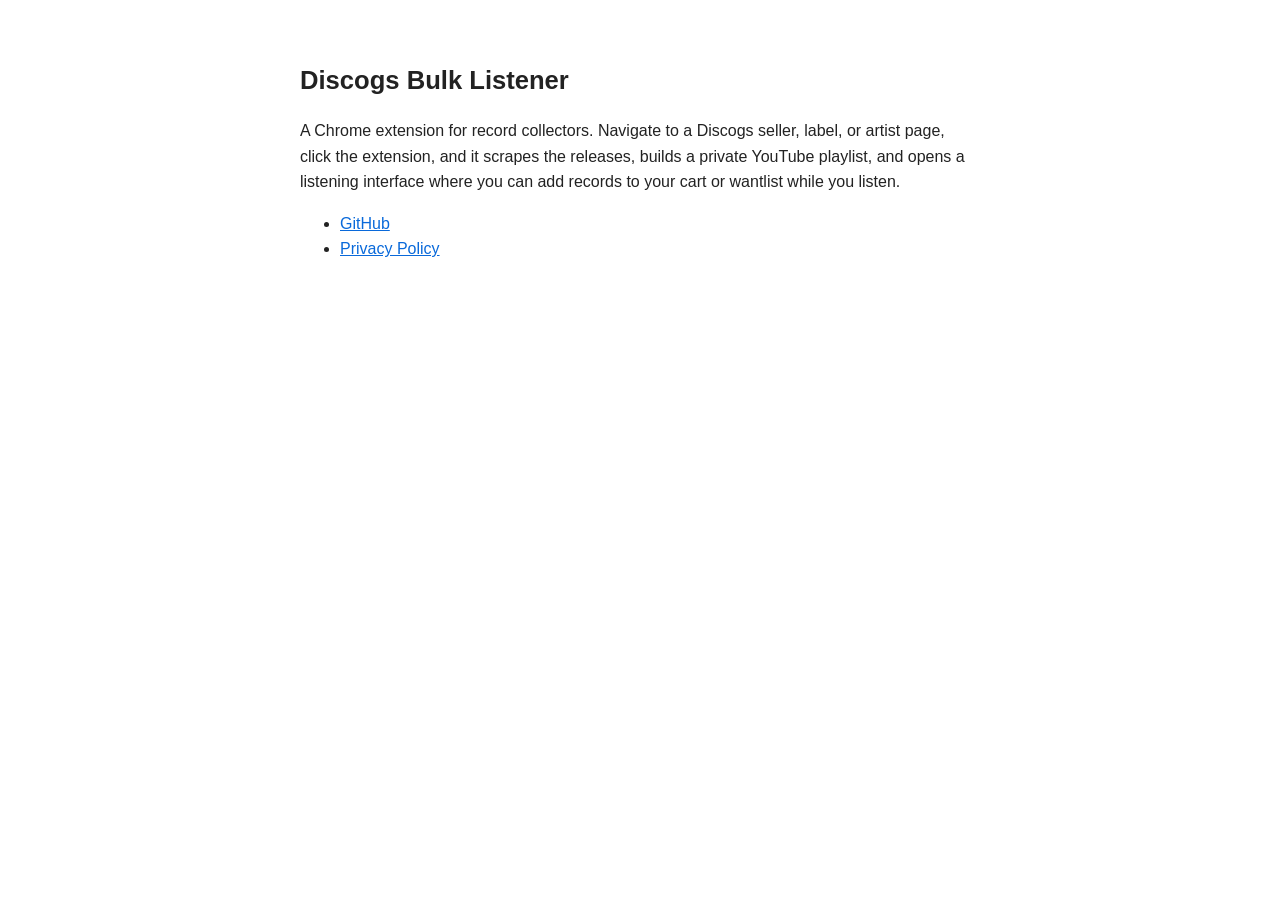
<file: docs/index.html>
<!DOCTYPE html>
<html lang="en">
<head>
  <meta charset="UTF-8">
  <meta name="viewport" content="width=device-width, initial-scale=1.0">
  <meta name="google-site-verification" content="y8JkF92P4pteSfBp0FvWvCYzPfaP4PqTRoiPVZrCX3w" />
  <title>Discogs Bulk Listener</title>
  <style>
    body { font-family: -apple-system, BlinkMacSystemFont, "Segoe UI", sans-serif; max-width: 680px; margin: 60px auto; padding: 0 24px; color: #222; line-height: 1.6; }
    h1 { font-size: 1.6rem; }
    a { color: #0969da; }
  </style>
</head>
<body>
  <h1>Discogs Bulk Listener</h1>
  <p>A Chrome extension for record collectors. Navigate to a Discogs seller, label, or artist page, click the extension, and it scrapes the releases, builds a private YouTube playlist, and opens a listening interface where you can add records to your cart or wantlist while you listen.</p>
  <ul>
    <li><a href="https://github.com/wills-htp/discogs-bulk-listener">GitHub</a></li>
    <li><a href="privacy.html">Privacy Policy</a></li>
  </ul>
</body>
</html>
</file>
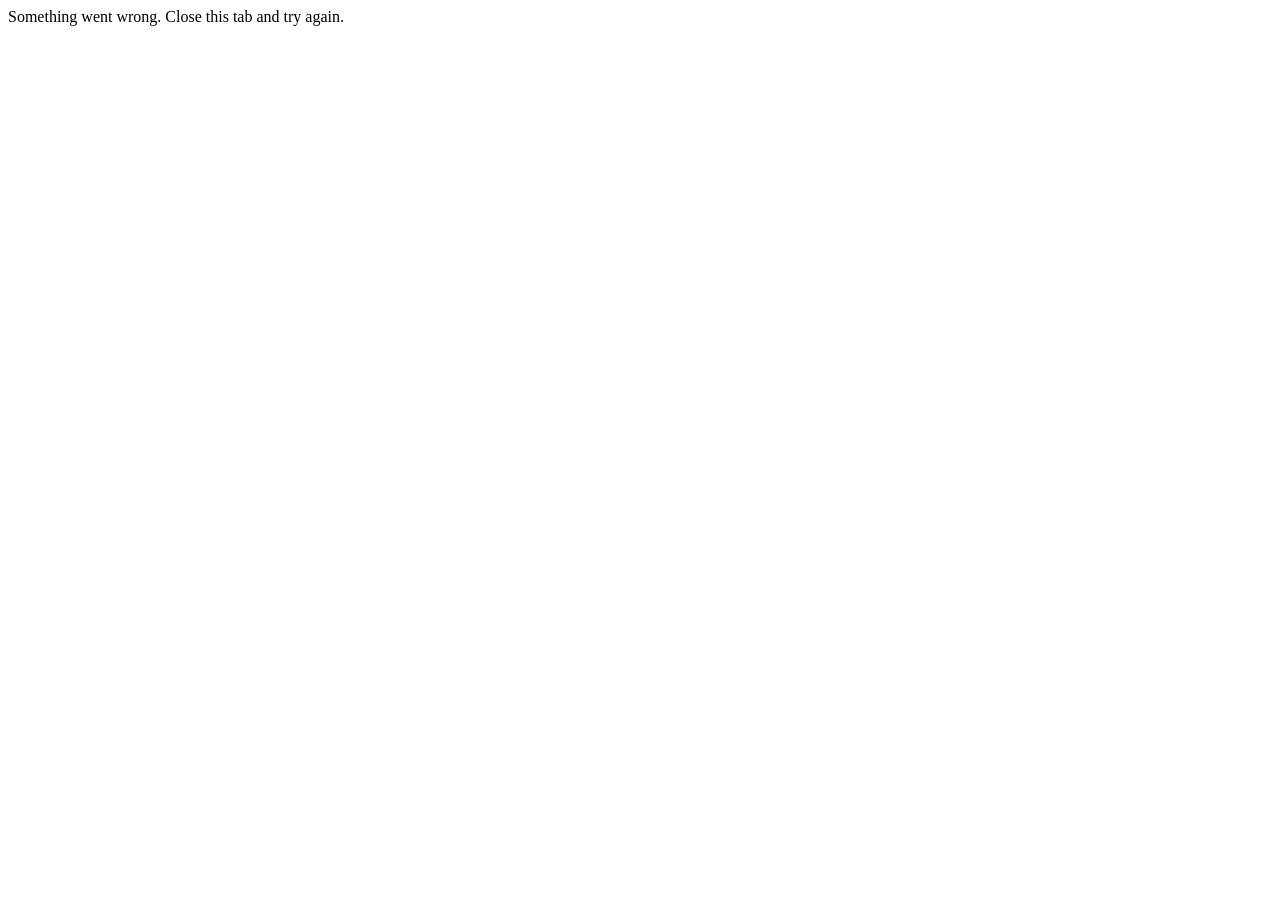
<file: callback.html>
<!DOCTYPE html>
<html>
<head>
  <meta charset="utf-8">
  <title>Connecting…</title>
</head>
<body>
<script>
(function () {
  var params = new URLSearchParams(window.location.search);
  var code  = params.get('code');
  var error = params.get('error');
  var state = params.get('state');

  if (error) {
    document.write('Auth error: ' + error + '. Close this tab and try again.');
    return;
  }

  // state must be a chromiumapp.org URL (set by the extension)
  if (code && state && state.indexOf('.chromiumapp.org') !== -1) {
    window.location.replace(state + '?code=' + encodeURIComponent(code));
  } else {
    document.write('Something went wrong. Close this tab and try again.');
  }
}());
</script>
</body>
</html>
</file>
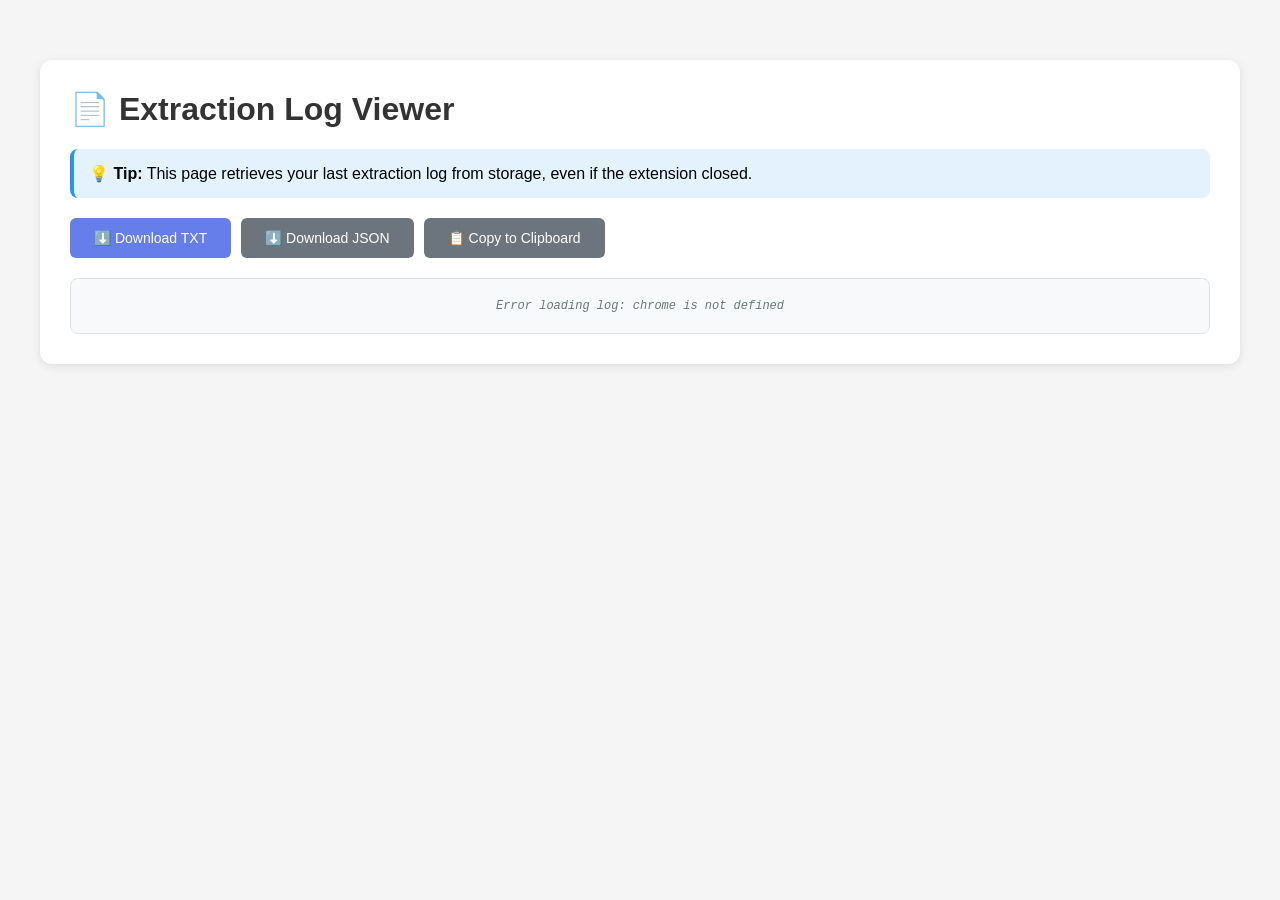
<file: log-viewer.html>
<!DOCTYPE html>
<html lang="en">
<head>
  <meta charset="UTF-8">
  <meta name="viewport" content="width=device-width, initial-scale=1.0">
  <title>Extraction Log Viewer</title>
  <style>
    body {
      font-family: -apple-system, BlinkMacSystemFont, 'Segoe UI', Roboto, sans-serif;
      max-width: 1200px;
      margin: 40px auto;
      padding: 20px;
      background: #f5f5f5;
    }
    .container {
      background: white;
      border-radius: 12px;
      padding: 30px;
      box-shadow: 0 2px 10px rgba(0,0,0,0.1);
    }
    h1 {
      color: #333;
      margin-top: 0;
    }
    .info {
      background: #e3f2fd;
      padding: 15px;
      border-radius: 8px;
      margin-bottom: 20px;
      border-left: 4px solid #2196f3;
    }
    .buttons {
      display: flex;
      gap: 10px;
      margin-bottom: 20px;
    }
    button {
      padding: 12px 24px;
      border: none;
      border-radius: 6px;
      font-size: 14px;
      cursor: pointer;
      font-weight: 500;
    }
    .btn-primary {
      background: #667eea;
      color: white;
    }
    .btn-primary:hover {
      background: #5568d3;
    }
    .btn-secondary {
      background: #6c757d;
      color: white;
    }
    .btn-secondary:hover {
      background: #5a6268;
    }
    #log-content {
      white-space: pre-wrap;
      font-family: 'Courier New', monospace;
      font-size: 12px;
      background: #f8f9fa;
      padding: 20px;
      border-radius: 8px;
      max-height: 600px;
      overflow-y: auto;
      border: 1px solid #dee2e6;
    }
    .no-log {
      color: #6c757d;
      font-style: italic;
      text-align: center;
      padding: 40px;
    }
    .stats {
      display: grid;
      grid-template-columns: repeat(3, 1fr);
      gap: 15px;
      margin-bottom: 20px;
    }
    .stat-card {
      background: #f8f9fa;
      padding: 15px;
      border-radius: 8px;
      text-align: center;
    }
    .stat-number {
      font-size: 32px;
      font-weight: bold;
      color: #667eea;
    }
    .stat-label {
      color: #6c757d;
      font-size: 12px;
      text-transform: uppercase;
      margin-top: 5px;
    }
  </style>
</head>
<body>
  <div class="container">
    <h1>📄 Extraction Log Viewer</h1>
    
    <div class="info">
      <strong>💡 Tip:</strong> This page retrieves your last extraction log from storage, even if the extension closed.
    </div>

    <div id="stats-section" style="display: none;">
      <div class="stats">
        <div class="stat-card">
          <div class="stat-number" id="stat-records">0</div>
          <div class="stat-label">Records</div>
        </div>
        <div class="stat-card">
          <div class="stat-number" id="stat-videos">0</div>
          <div class="stat-label">Videos Found</div>
        </div>
        <div class="stat-card">
          <div class="stat-number" id="stat-skipped">0</div>
          <div class="stat-label">Skipped</div>
        </div>
      </div>
    </div>

    <div class="buttons">
      <button id="download-txt-btn" class="btn-primary">⬇️ Download TXT</button>
      <button id="download-json-btn" class="btn-secondary">⬇️ Download JSON</button>
      <button id="copy-clipboard-btn" class="btn-secondary">📋 Copy to Clipboard</button>
    </div>

    <div id="log-content" class="no-log">
      Loading log...
    </div>
  </div>

  <script src="scripts/log-viewer.js"></script>
</body>
</html>
</file>
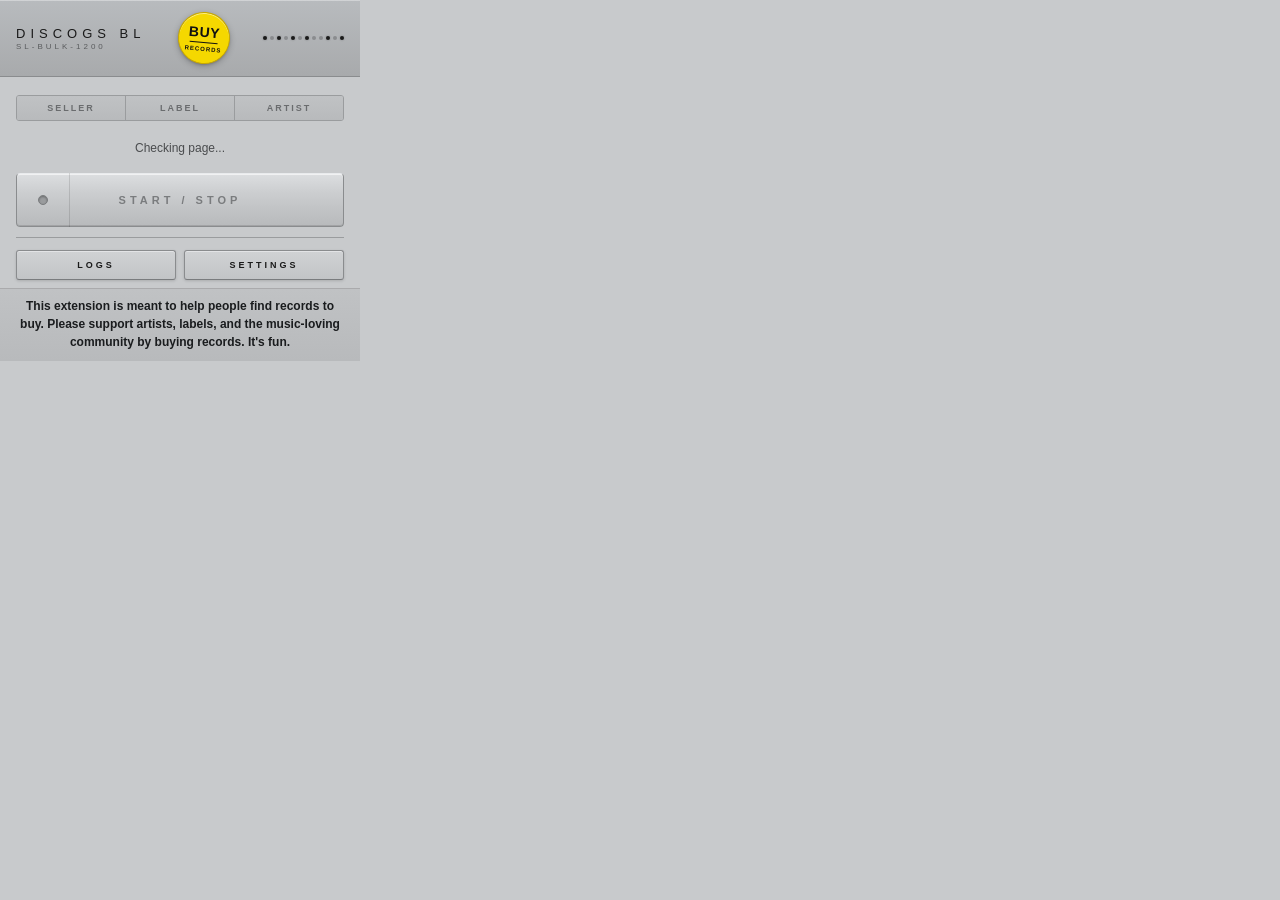
<file: popup.html>
<!DOCTYPE html>
<html lang="en">
<head>
  <meta charset="UTF-8">
  <meta name="viewport" content="width=device-width, initial-scale=1.0">
  <title>Discogs Bulk Listener</title>
  <link rel="stylesheet" href="popup.css">
</head>
<body>
  <div class="container">

    <!-- Header / Wordmark -->
    <div class="header">
      <div class="wordmark">
        <div class="brand">Discogs BL</div>
        <div class="model">SL-BULK-1200</div>
      </div>
      <div class="buy-sticker" aria-hidden="true">
        <span class="sticker-buy">BUY</span>
        <div class="sticker-rule"></div>
        <span class="sticker-records">RECORDS</span>
      </div>
      <div class="strobe" aria-hidden="true">
        <div class="strobe-dot lit"></div>
        <div class="strobe-dot"></div>
        <div class="strobe-dot lit"></div>
        <div class="strobe-dot"></div>
        <div class="strobe-dot lit"></div>
        <div class="strobe-dot"></div>
        <div class="strobe-dot lit"></div>
        <div class="strobe-dot"></div>
        <div class="strobe-dot"></div>
        <div class="strobe-dot lit"></div>
        <div class="strobe-dot"></div>
        <div class="strobe-dot lit"></div>
      </div>
    </div>

    <!-- Setup Screen -->
    <div id="setup-screen" class="screen hidden">
      <div class="setup-header">
        <div class="panel-label">FIRST-TIME SETUP</div>
        <p class="dim-text">A step-by-step guide with screenshots will open in your browser.</p>
      </div>
      <button id="open-setup-btn" class="btn btn-primary">OPEN SETUP GUIDE →</button>
    </div>

    <!-- Settings Screen -->
    <div id="settings-screen" class="screen hidden">
      <div class="panel-label">SETTINGS</div>

      <div class="account-section">
        <div class="account-status">
          <span class="account-label">YouTube OAuth</span>
          <span id="youtube-status" class="status-badge">Not Connected</span>
        </div>
        <button id="connect-youtube-btn" class="btn btn-primary">CONNECT YOUTUBE</button>
      </div>

      <div class="account-section">
        <div class="account-status">
          <span class="account-label">YouTube Client ID</span>
          <span id="youtube-client-id-status" class="status-badge">Not Set</span>
        </div>
        <input type="text" id="youtube-client-id-input" placeholder="OAuth Client ID" class="token-input">
        <button id="save-youtube-client-id-btn" class="btn btn-ghost" disabled>SAVE</button>
        <a href="https://console.cloud.google.com/" target="_blank" class="help-link">Get from Google Cloud Console →</a>
      </div>

      <div class="account-section">
        <div class="account-status">
          <span class="account-label">Discogs Token</span>
          <span id="discogs-status" class="status-badge">Not Connected</span>
        </div>
        <input type="text" id="discogs-token-input" placeholder="Personal Access Token" class="token-input">
        <button id="save-discogs-token-btn" class="btn btn-ghost">SAVE</button>
        <a href="https://www.discogs.com/settings/developers" target="_blank" class="help-link">Get Token →</a>
      </div>

      <button id="close-settings-btn" class="btn btn-text">← BACK</button>
    </div>

    <!-- Main Screen -->
    <div id="main-screen" class="screen">

      <!-- Detection View -->
      <div id="detection-view" class="view">
        <div class="page-type-indicator">
          <span class="page-type-badge" id="badge-seller">SELLER</span>
          <span class="page-type-badge" id="badge-label">LABEL</span>
          <span class="page-type-badge" id="badge-artist">ARTIST</span>
        </div>

        <div class="status-message">
          <p id="record-count">Checking page...</p>
          <p id="pagination-info" class="pagination-info hidden"></p>
        </div>

        <div id="pagination-options" class="pagination-options hidden">
          <label class="radio-option">
            <input type="radio" name="page-option" value="all" checked>
            <span>All pages &mdash; <span id="all-pages-count">0</span> records / <span id="total-pages">0</span> pages</span>
          </label>
          <label class="radio-option">
            <input type="radio" name="page-option" value="current">
            <span>Current page only &mdash; <span id="current-page-count">0</span> records</span>
          </label>
        </div>

        <!-- Technics-style START/STOP button -->
        <div class="startstop-wrap">
          <button id="start-extraction-btn" class="btn-startstop" disabled>
            <div class="ss-led-housing">
              <div class="ss-led"></div>
            </div>
            <span class="ss-label">START / STOP</span>
          </button>
        </div>
        <p id="quota-remaining" class="quota-remaining hidden"></p>
        <p id="time-estimate" class="time-estimate hidden"></p>
      </div>

      <!-- Extraction Progress View -->
      <div id="extraction-view" class="view hidden">
        <div class="panel-label" id="extraction-label">EXTRACTING</div>
        <div class="progress-info">
          <div class="progress-text">
            <span id="extraction-progress">0 / 0</span>
            <span id="extraction-percent">0%</span>
          </div>
          <div class="pitch-track">
            <div id="progress-fill" class="progress-fill"></div>
            <div class="pitch-cursor" id="pitch-cursor"></div>
            <div class="pitch-ticks" aria-hidden="true">
              <span></span><span></span><span></span><span></span><span></span>
              <span></span><span></span><span></span><span></span><span></span>
              <span></span><span></span><span></span><span></span><span></span>
              <span></span><span></span><span></span><span></span><span></span>
            </div>
          </div>
        </div>
        <div class="stats">
          <div class="stat">
            <span class="stat-label">FOUND</span>
            <span id="videos-found" class="stat-number">0</span>
          </div>
          <div class="stat">
            <span class="stat-label">SKIPPED</span>
            <span id="videos-skipped" class="stat-number">0</span>
          </div>
          <div class="stat">
            <span class="stat-label">ETA</span>
            <span id="time-remaining" class="stat-number">--</span>
          </div>
        </div>
        <button id="cancel-extraction-btn" class="btn btn-ghost">ABORT</button>
      </div>

      <!-- Completion View -->
      <div id="completion-view" class="view hidden">
        <div class="power-led-large"></div>
        <div class="panel-label" style="text-align:center;margin-bottom:24px">PLAYLIST READY</div>
        <div class="completion-stats">
          <div class="stat-large">
            <span class="stat-number" id="final-video-count">0</span>
            <span class="stat-label">TRACKS</span>
          </div>
          <div class="stat-large">
            <span class="stat-number" id="final-skipped-count">0</span>
            <span class="stat-label">SKIPPED</span>
          </div>
        </div>
        <button id="open-playlist-btn" class="btn btn-primary btn-large">OPEN ON YOUTUBE</button>
        <div class="secondary-actions">
          <button id="download-log-btn" class="btn btn-text">DOWNLOAD LOG</button>
          <button id="new-session-btn" class="btn btn-text">NEW SESSION</button>
        </div>
      </div>

      <!-- Footer -->
      <div class="footer">
        <button id="open-log-viewer-btn" class="settings-link">LOGS</button>
        <button id="open-settings-btn" class="settings-link">SETTINGS</button>
      </div>
    </div>

    <!-- Tagline -->
    <div class="tagline">This extension is meant to help people find records to buy. Please support artists, labels, and the music-loving community by buying records. It's fun.</div>

    <!-- Error View -->
    <div id="error-view" class="view hidden">
      <div class="error-led-large"></div>
      <div class="panel-label" style="text-align:center;margin-bottom:14px">FAULT</div>
      <p id="error-message" class="error-text"></p>
      <button id="retry-btn" class="btn btn-primary">RETRY</button>
      <button id="download-log-error-btn" class="btn btn-ghost" style="margin-top:8px">DOWNLOAD LOG</button>
      <button id="back-btn" class="btn btn-text">BACK</button>
    </div>

  </div>
  <script src="scripts/popup.js"></script>
</body>
</html>
</file>
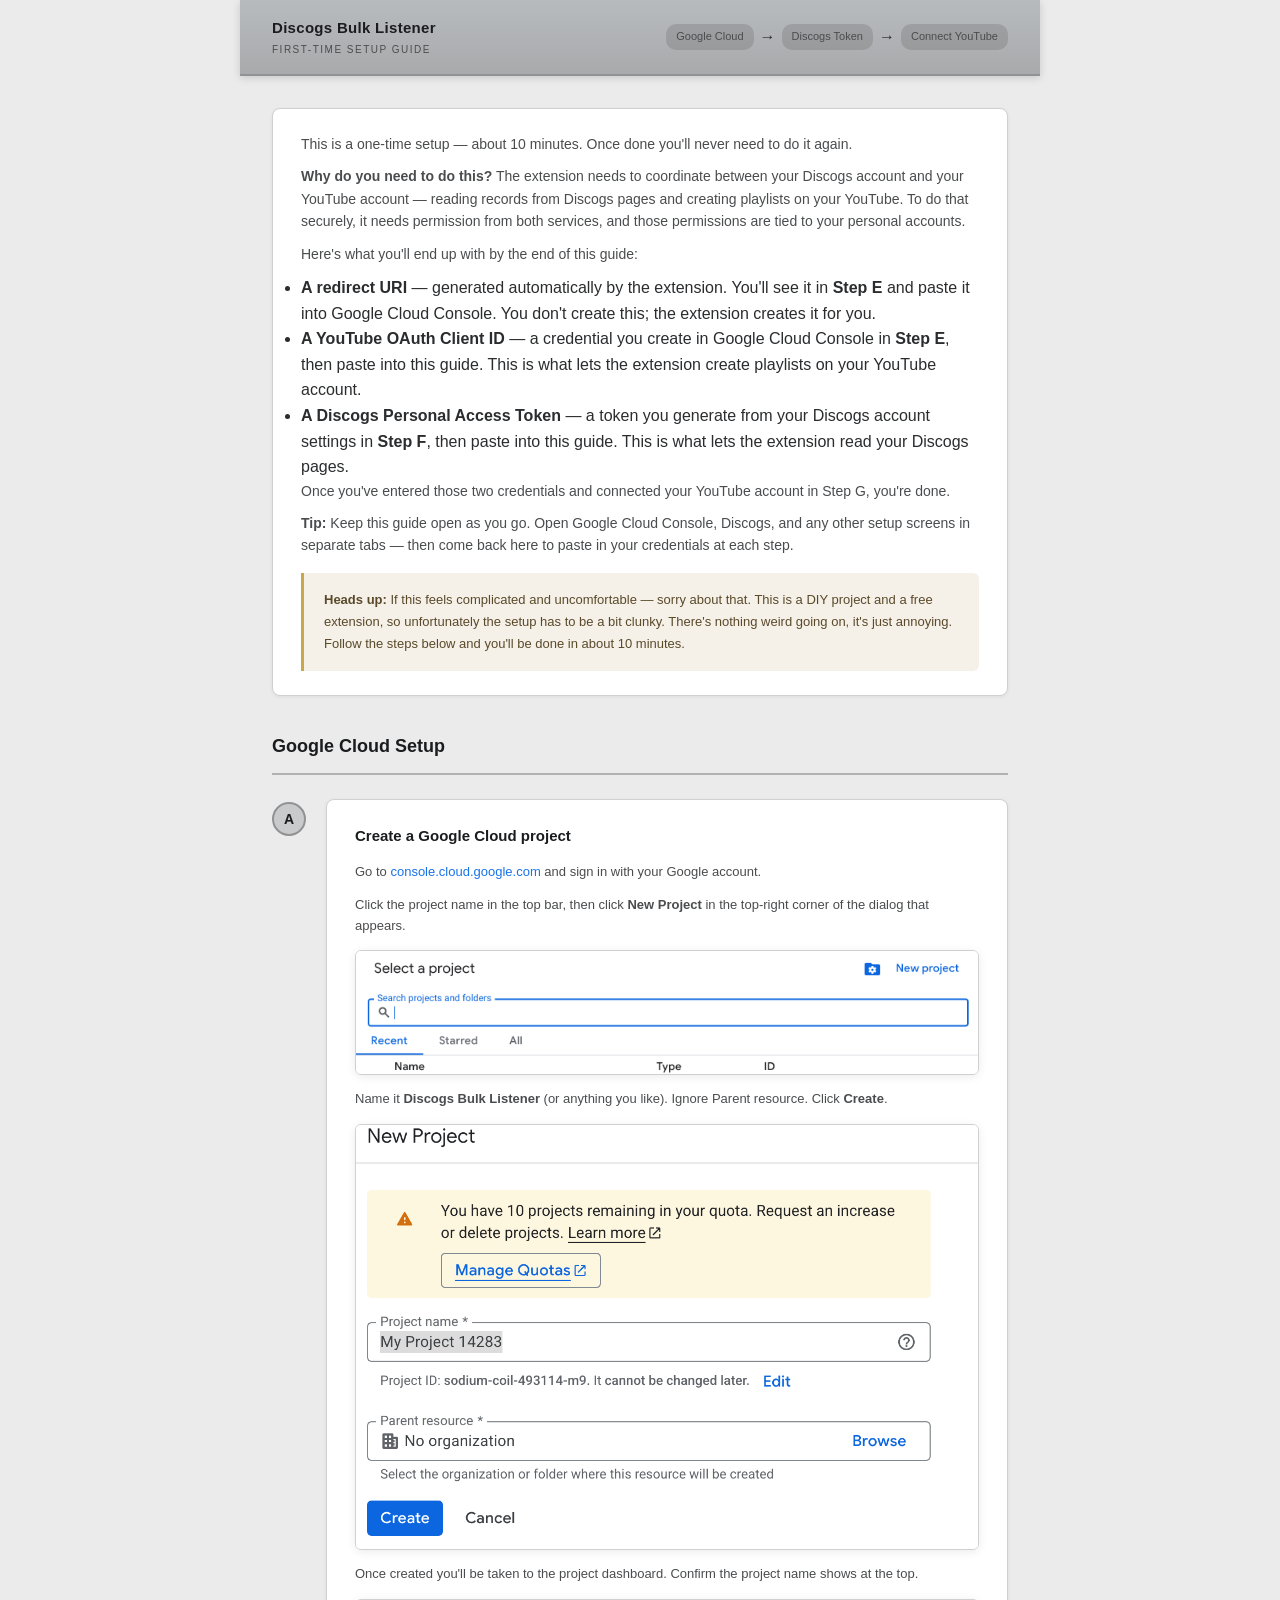
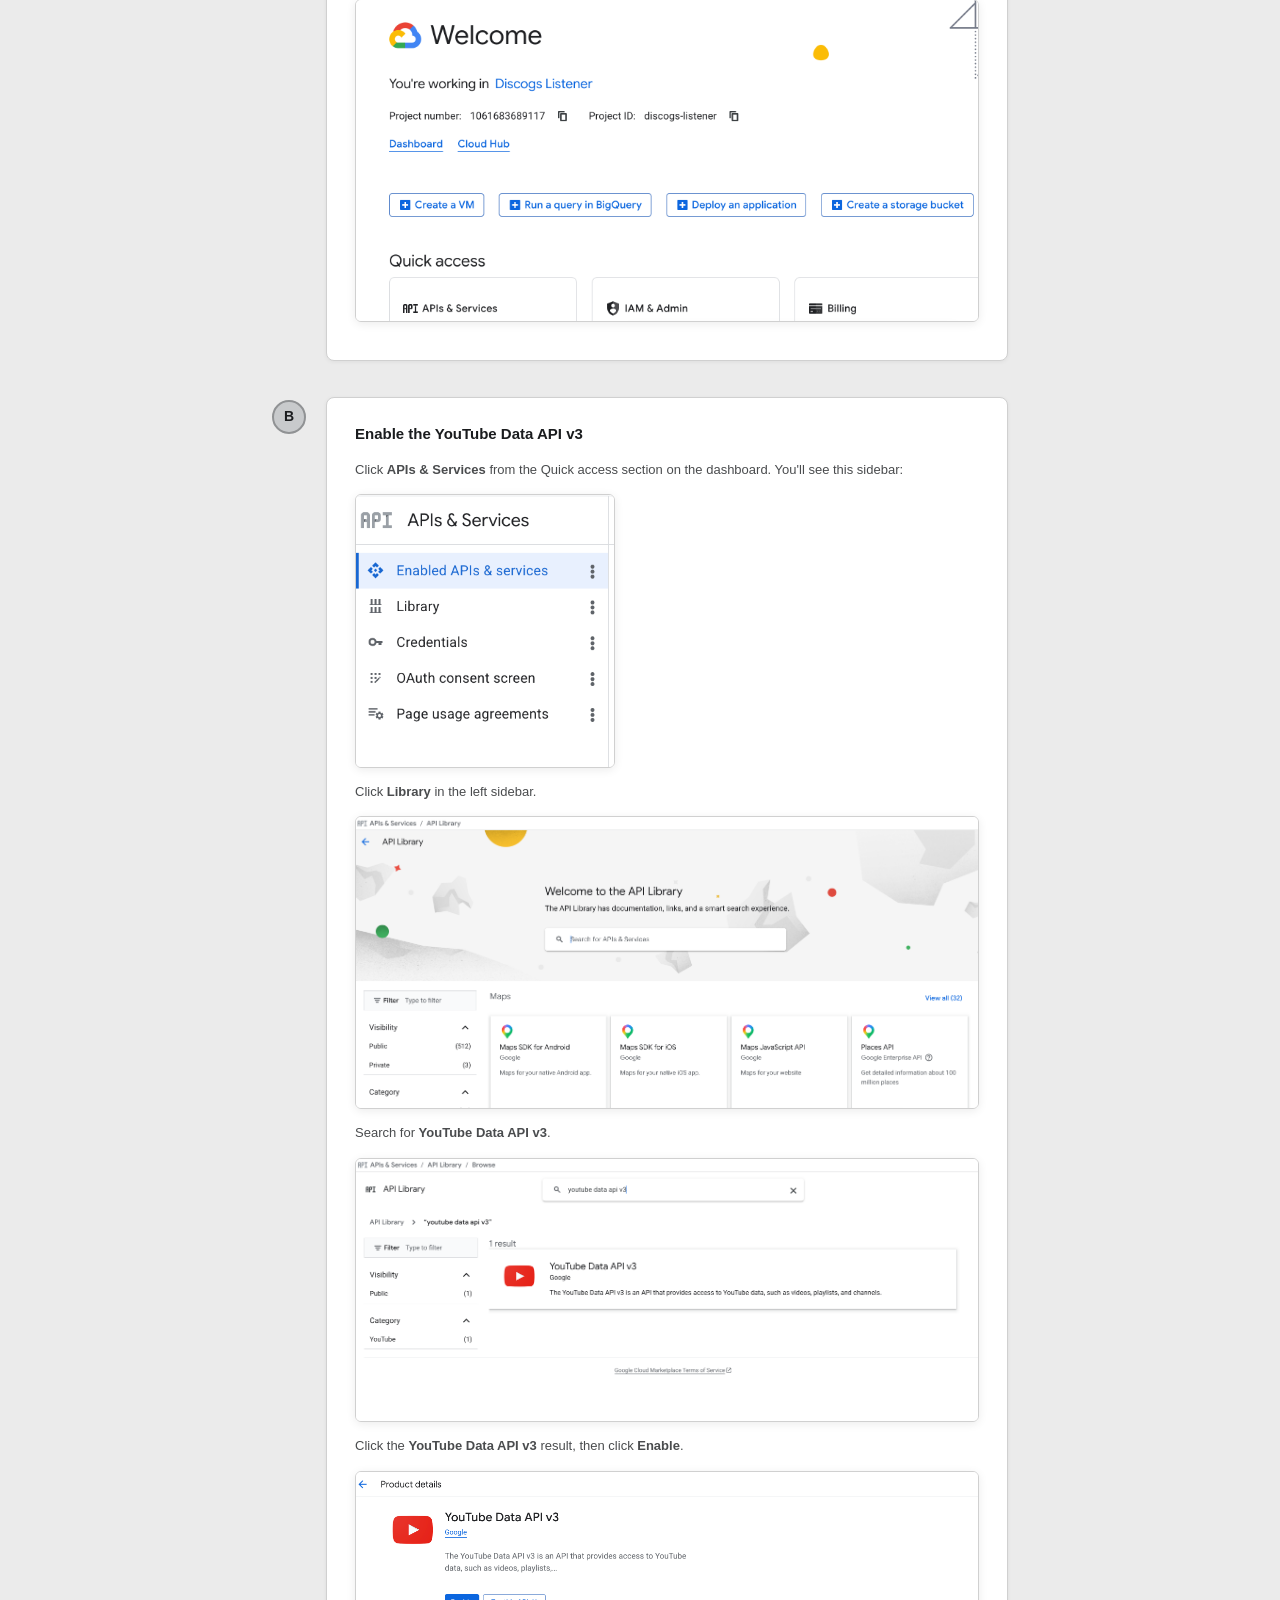
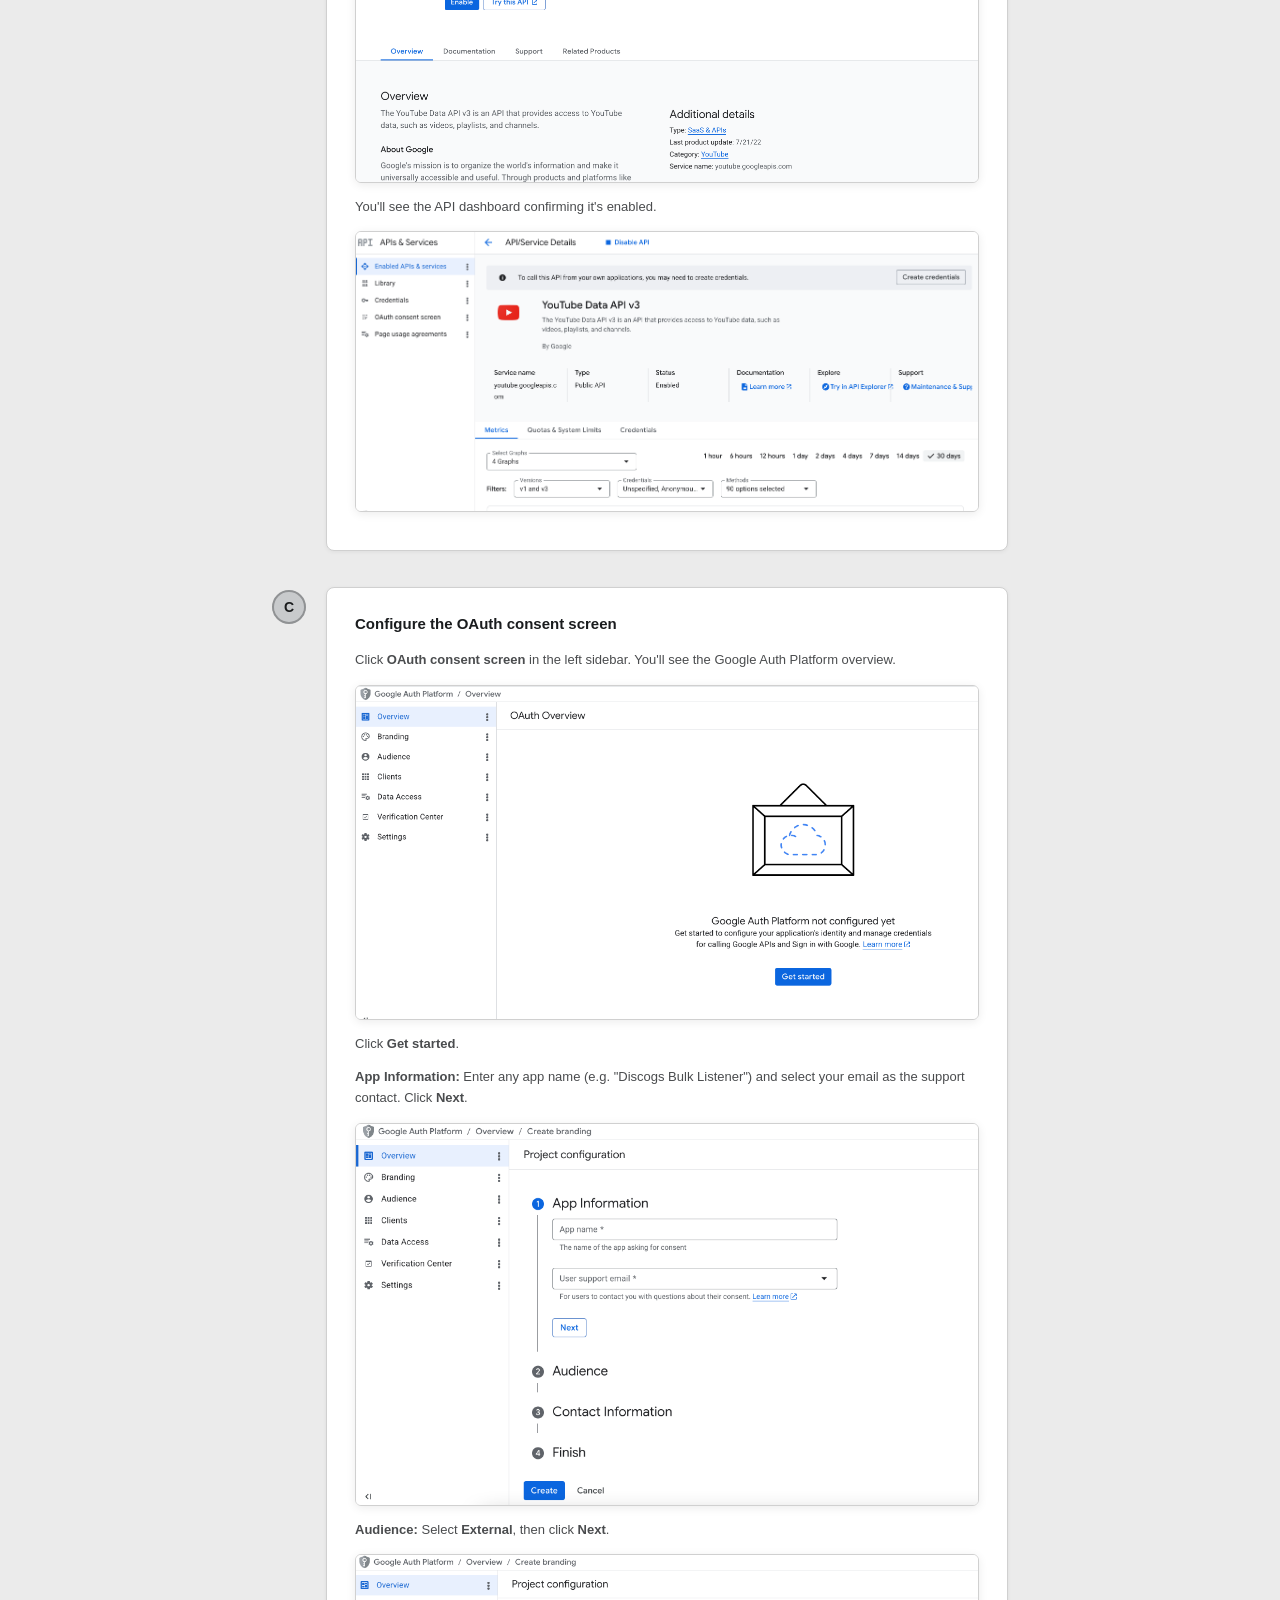
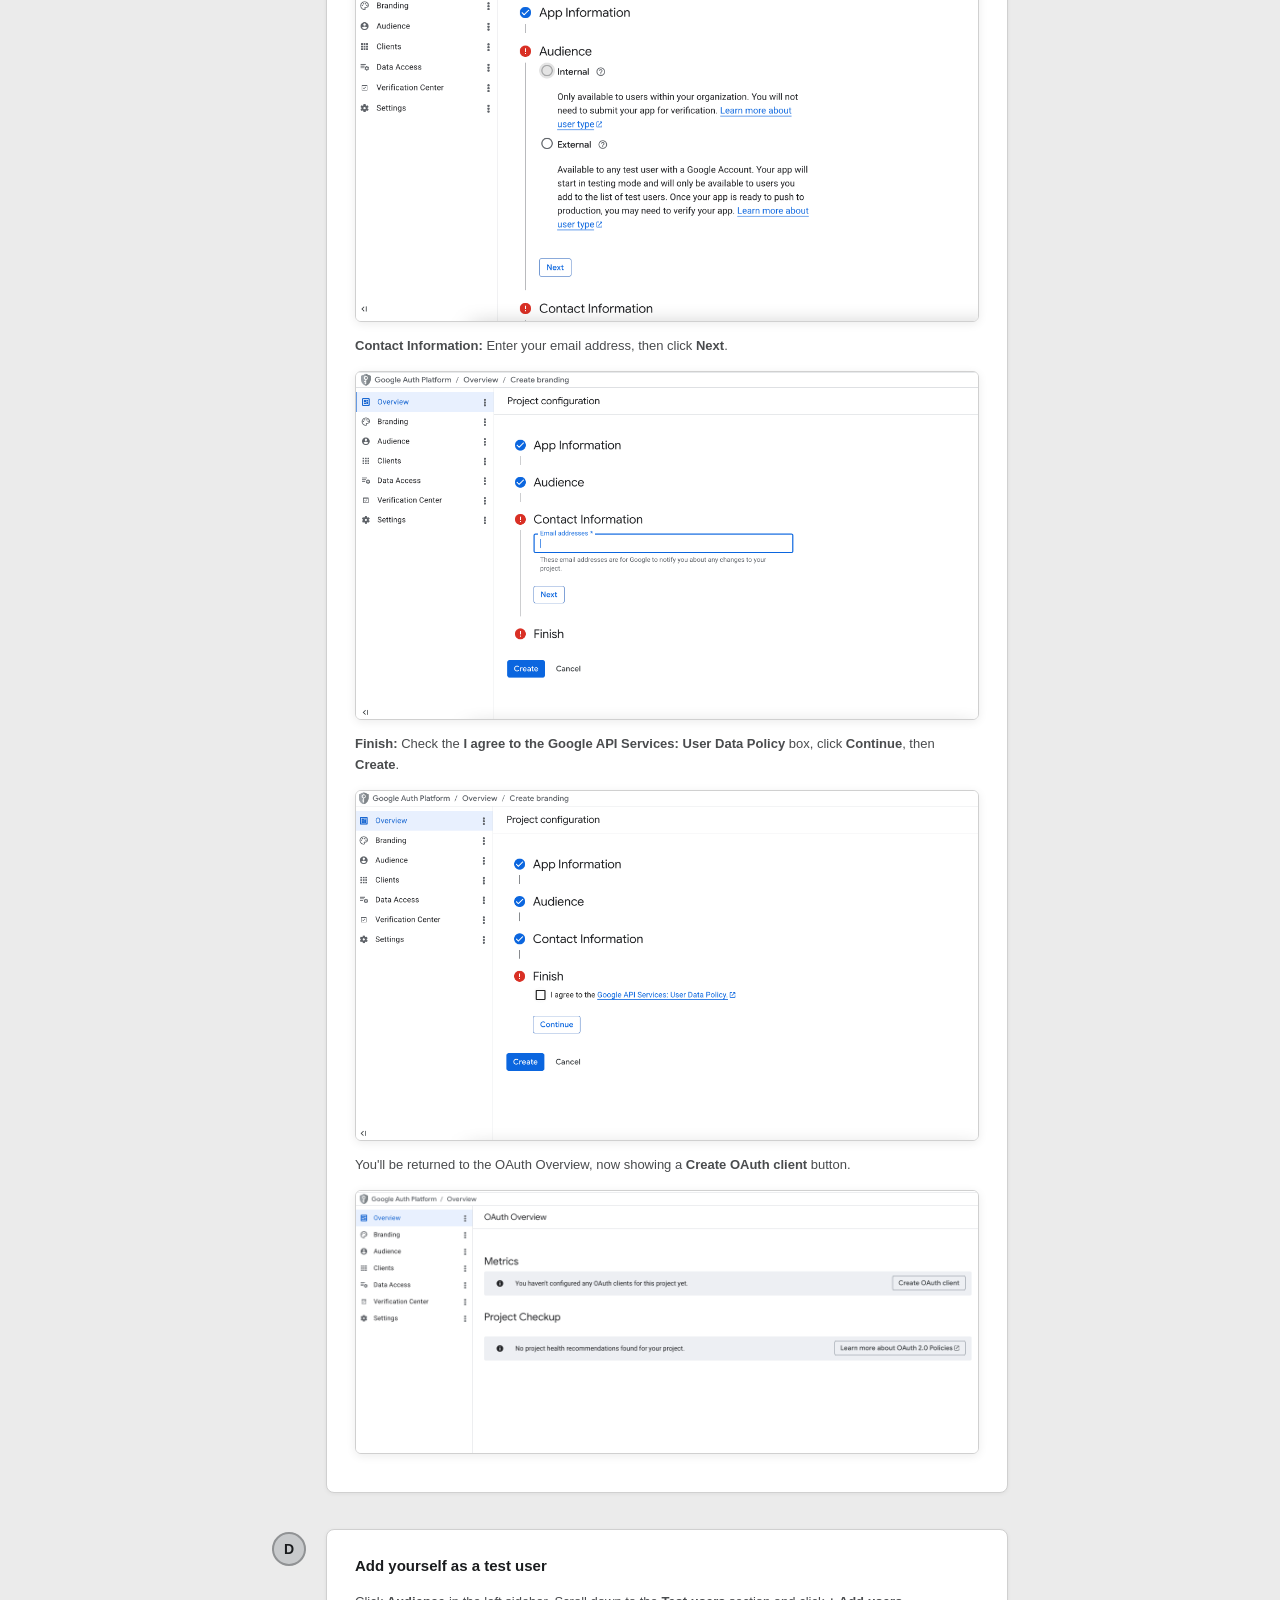
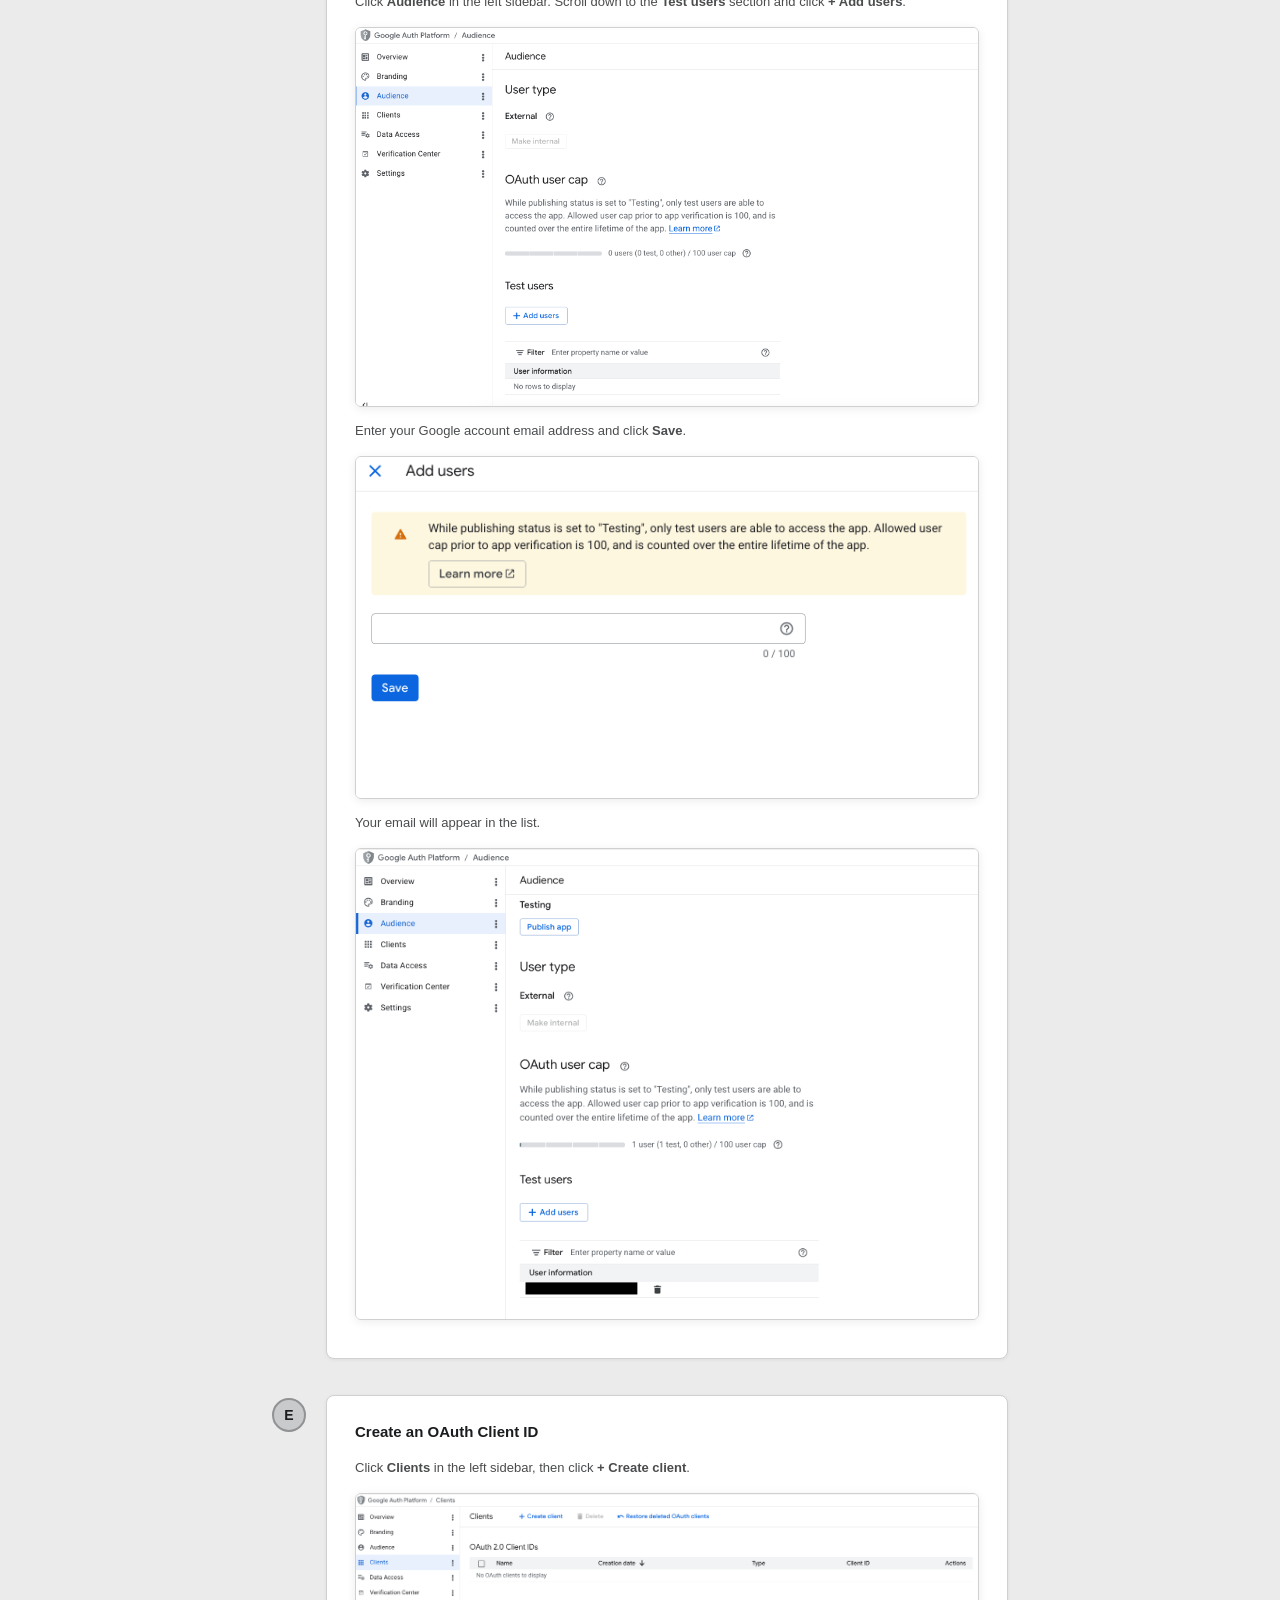
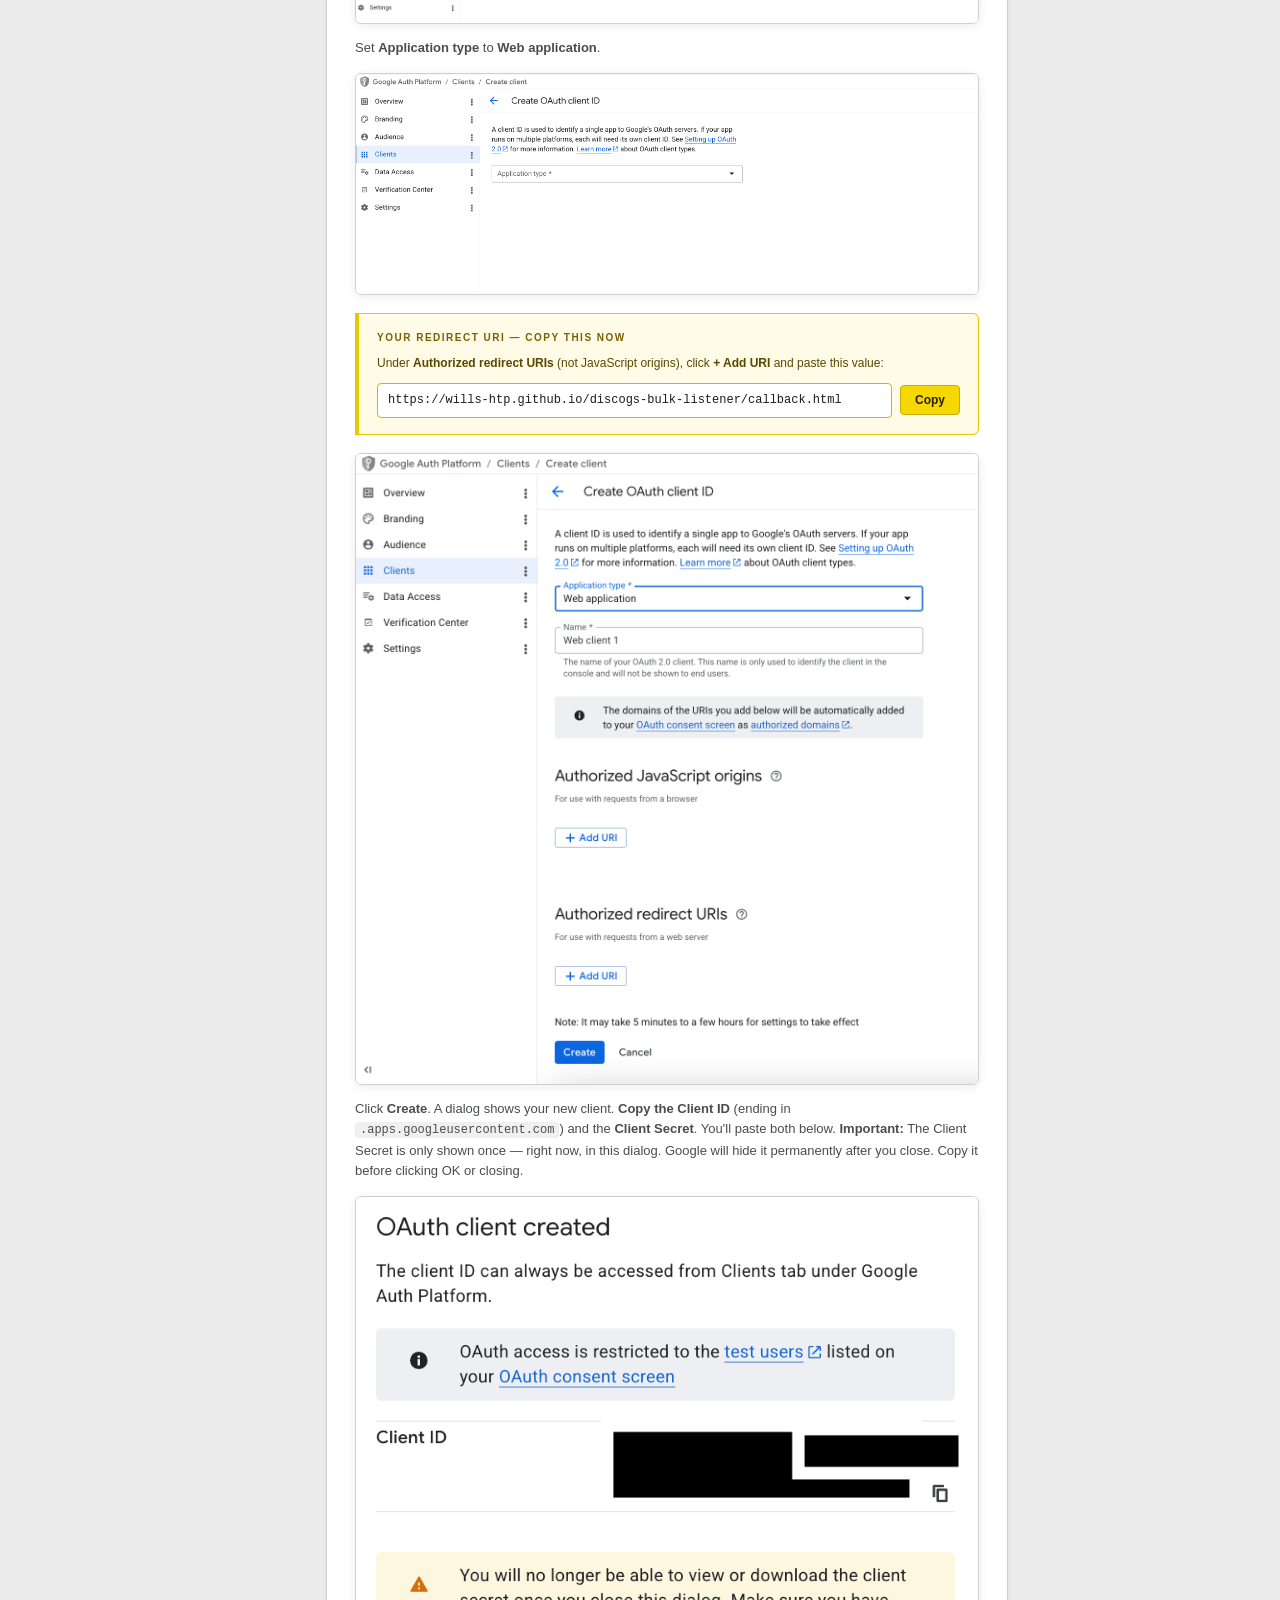
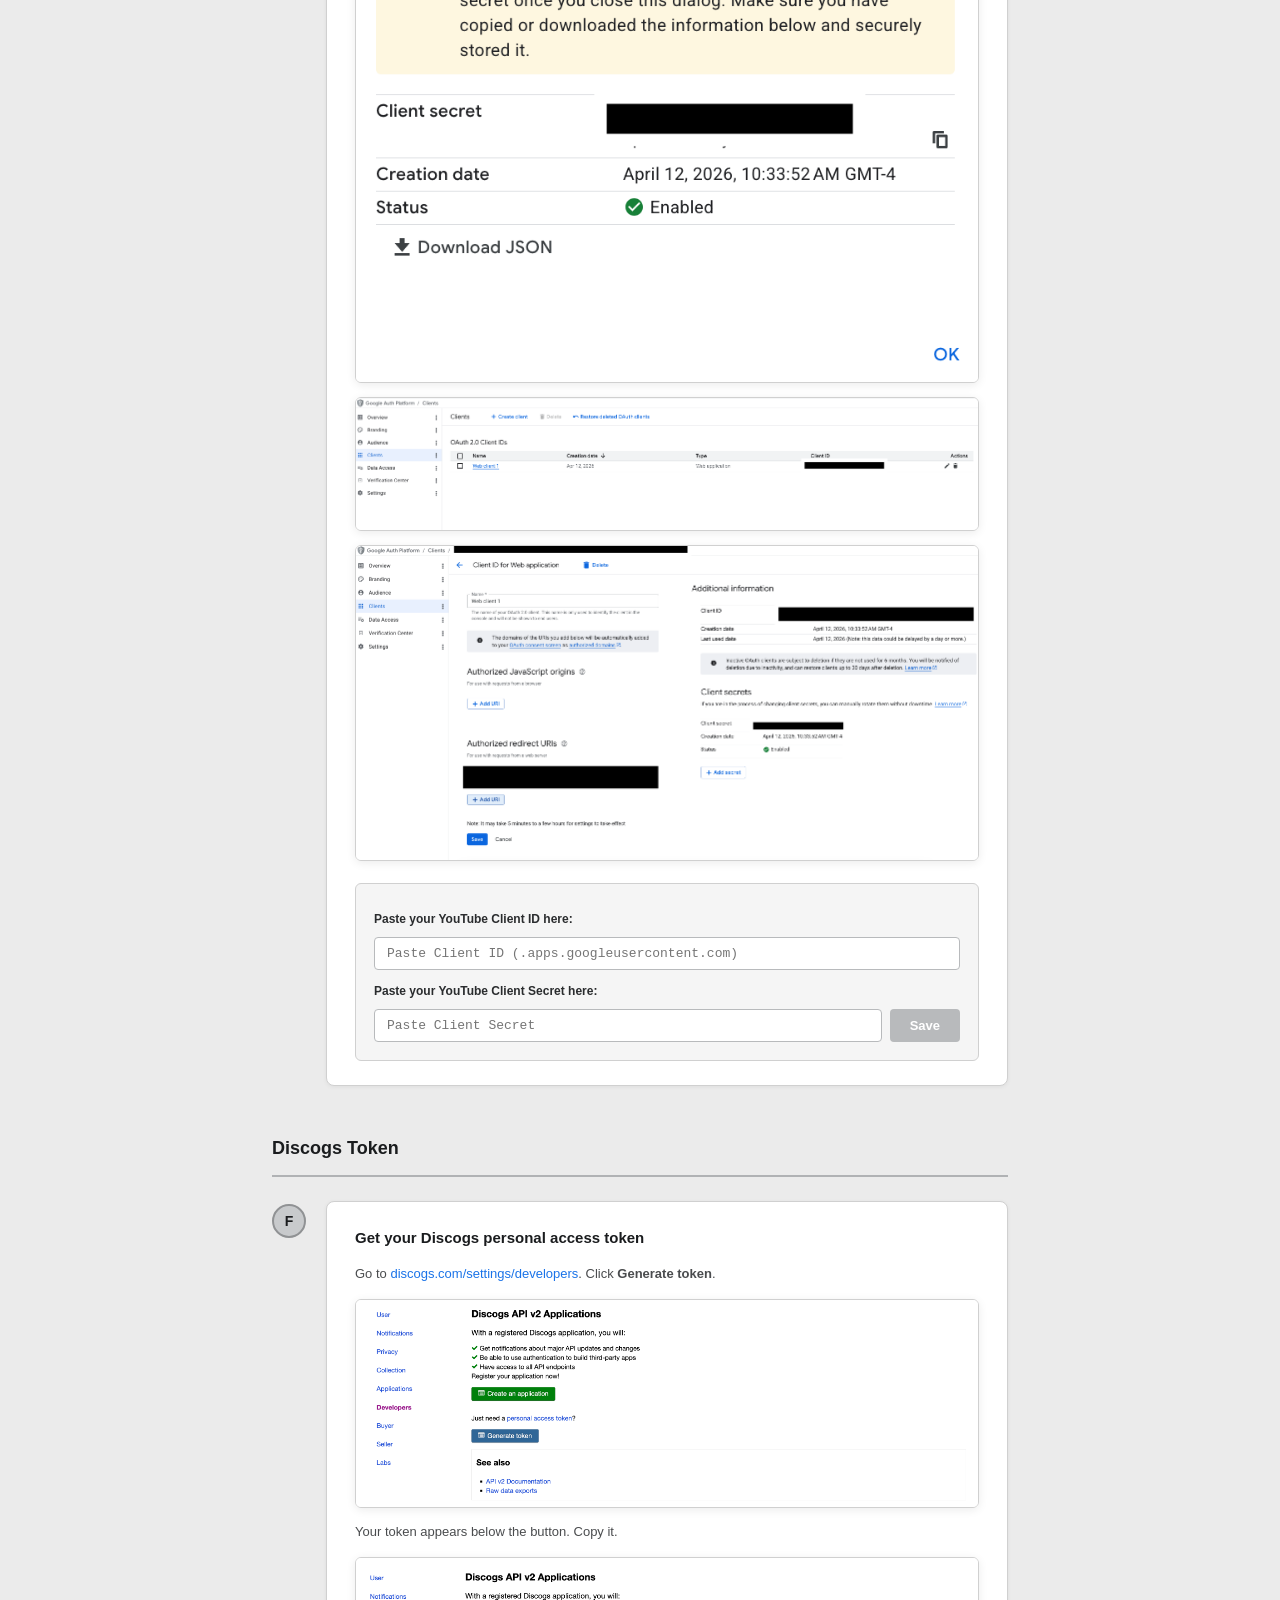
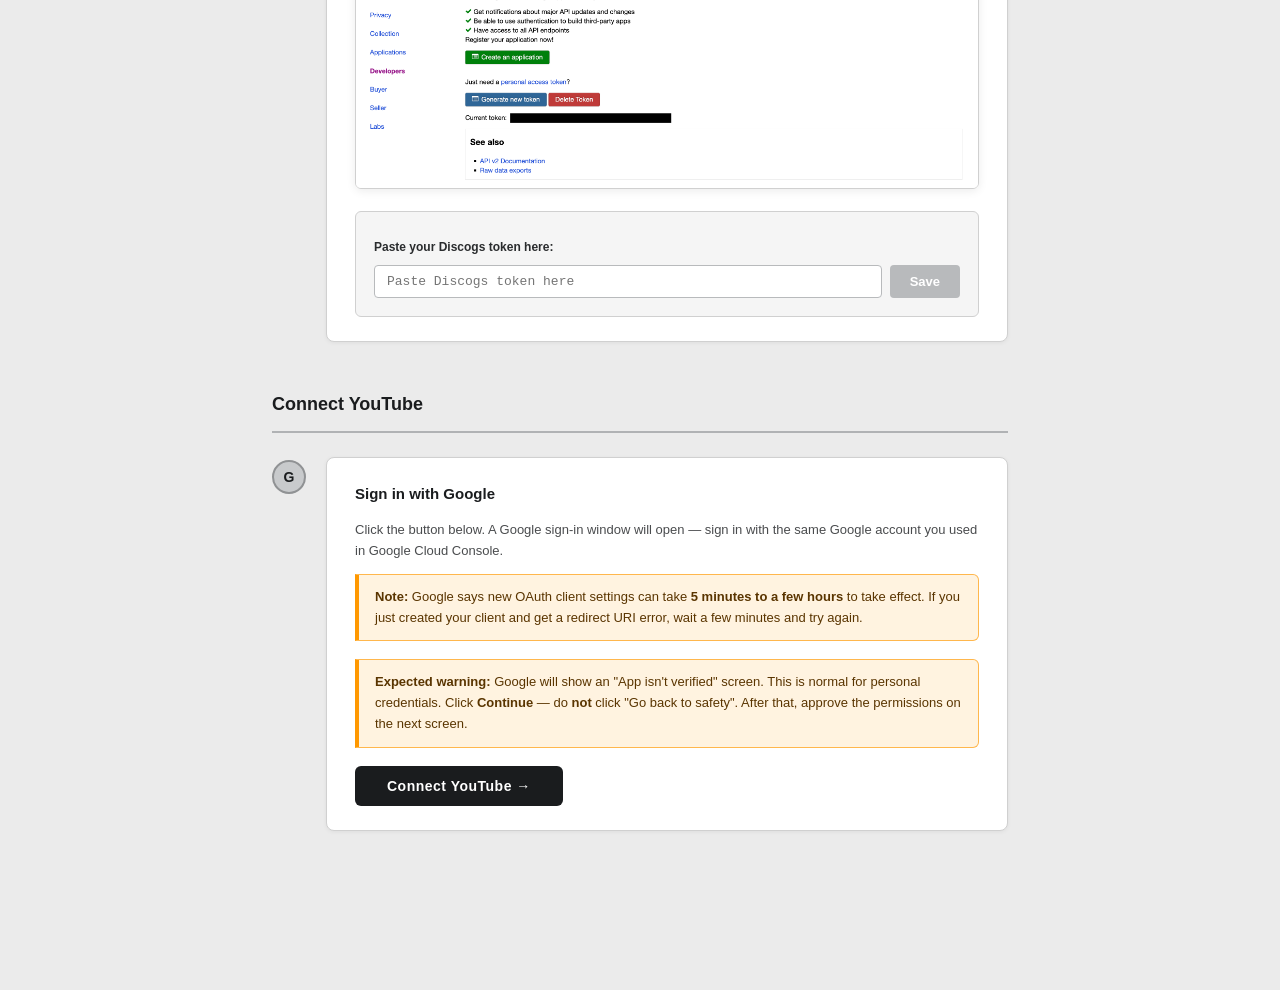
<file: setup.html>
<!DOCTYPE html>
<html lang="en">
<head>
  <meta charset="UTF-8">
  <meta name="viewport" content="width=device-width, initial-scale=1.0">
  <title>Discogs Bulk Listener — Setup Guide</title>
  <link rel="stylesheet" href="setup.css">
</head>
<body>
  <div class="setup-page">

    <div class="setup-header">
      <div>
        <span class="brand-name">Discogs Bulk Listener</span>
        <span class="brand-sub">First-Time Setup Guide</span>
      </div>
      <div class="setup-progress">
        <div class="progress-item" id="prog-cloud">Google Cloud</div>
        <div class="progress-arrow">→</div>
        <div class="progress-item" id="prog-discogs">Discogs Token</div>
        <div class="progress-arrow">→</div>
        <div class="progress-item" id="prog-connect">Connect YouTube</div>
      </div>
    </div>

    <div class="setup-content">

      <div class="setup-intro">
        <p>This is a one-time setup — about 10 minutes. Once done you'll never need to do it again.</p>
        <p><strong>Why do you need to do this?</strong> The extension needs to coordinate between your Discogs account and your YouTube account — reading records from Discogs pages and creating playlists on your YouTube. To do that securely, it needs permission from both services, and those permissions are tied to your personal accounts.</p>
        <p>Here's what you'll end up with by the end of this guide:</p>
        <ul>
          <li><strong>A redirect URI</strong> — generated automatically by the extension. You'll see it in <strong>Step E</strong> and paste it into Google Cloud Console. You don't create this; the extension creates it for you.</li>
          <li><strong>A YouTube OAuth Client ID</strong> — a credential you create in Google Cloud Console in <strong>Step E</strong>, then paste into this guide. This is what lets the extension create playlists on your YouTube account.</li>
          <li><strong>A Discogs Personal Access Token</strong> — a token you generate from your Discogs account settings in <strong>Step F</strong>, then paste into this guide. This is what lets the extension read your Discogs pages.</li>
        </ul>
        <p>Once you've entered those two credentials and connected your YouTube account in Step G, you're done.</p>
        <p><strong>Tip:</strong> Keep this guide open as you go. Open Google Cloud Console, Discogs, and any other setup screens in separate tabs — then come back here to paste in your credentials at each step.</p>
        <div class="honest-note">
          <strong>Heads up:</strong> If this feels complicated and uncomfortable — sorry about that. This is a DIY project and a free extension, so unfortunately the setup has to be a bit clunky. There's nothing weird going on, it's just annoying. Follow the steps below and you'll be done in about 10 minutes.
        </div>
      </div>

      <!-- ── PART 1: GOOGLE CLOUD ── -->
      <div class="setup-part">
        <div class="part-header">
          <div class="part-title">Google Cloud Setup</div>
        </div>

        <!-- Step 1 -->
        <div class="setup-step">
          <div class="step-num" id="stepnum-1">A</div>
          <div class="step-body">
            <h3>Create a Google Cloud project</h3>
            <p>Go to <a href="https://console.cloud.google.com/" target="_blank">console.cloud.google.com</a> and sign in with your Google account.</p>
            <p>Click the project name in the top bar, then click <strong>New Project</strong> in the top-right corner of the dialog that appears.</p>
            <img src="setup-screenshots/01-new-project.png" alt="Click New Project">
            <p>Name it <strong>Discogs Bulk Listener</strong> (or anything you like). Ignore Parent resource. Click <strong>Create</strong>.</p>
            <img src="setup-screenshots/02-name.png" alt="Name the project and click Create">
            <p>Once created you'll be taken to the project dashboard. Confirm the project name shows at the top.</p>
            <img src="setup-screenshots/03-welcome.png" alt="Project dashboard">
          </div>
        </div>

        <!-- Step 2 -->
        <div class="setup-step">
          <div class="step-num" id="stepnum-2">B</div>
          <div class="step-body">
            <h3>Enable the YouTube Data API v3</h3>
            <p>Click <strong>APIs &amp; Services</strong> from the Quick access section on the dashboard. You'll see this sidebar:</p>
            <img src="setup-screenshots/04-sidebar.png" alt="APIs & Services sidebar" class="img-narrow">
            <p>Click <strong>Library</strong> in the left sidebar.</p>
            <img src="setup-screenshots/05-api-library.png" alt="API Library">
            <p>Search for <strong>YouTube Data API v3</strong>.</p>
            <img src="setup-screenshots/06-youtube-search.png" alt="Search for YouTube Data API v3">
            <p>Click the <strong>YouTube Data API v3</strong> result, then click <strong>Enable</strong>.</p>
            <img src="setup-screenshots/07-youtube-enable.png" alt="Click Enable">
            <p>You'll see the API dashboard confirming it's enabled.</p>
            <img src="setup-screenshots/08-youtube-enabled.png" alt="YouTube API enabled">
          </div>
        </div>

        <!-- Step 3 -->
        <div class="setup-step">
          <div class="step-num" id="stepnum-3">C</div>
          <div class="step-body">
            <h3>Configure the OAuth consent screen</h3>
            <p>Click <strong>OAuth consent screen</strong> in the left sidebar. You'll see the Google Auth Platform overview.</p>
            <img src="setup-screenshots/09-oauth-overview-empty.png" alt="OAuth Overview — not configured">
            <p>Click <strong>Get started</strong>.</p>
            <p><strong>App Information:</strong> Enter any app name (e.g. "Discogs Bulk Listener") and select your email as the support contact. Click <strong>Next</strong>.</p>
            <img src="setup-screenshots/10-oauth-app-info.png" alt="App Information form">
            <p><strong>Audience:</strong> Select <strong>External</strong>, then click <strong>Next</strong>.</p>
            <img src="setup-screenshots/11-oauth-audience.png" alt="Select External audience">
            <p><strong>Contact Information:</strong> Enter your email address, then click <strong>Next</strong>.</p>
            <img src="setup-screenshots/12-oauth-contact.png" alt="Contact Information">
            <p><strong>Finish:</strong> Check the <strong>I agree to the Google API Services: User Data Policy</strong> box, click <strong>Continue</strong>, then <strong>Create</strong>.</p>
            <img src="setup-screenshots/13-oauth-finish.png" alt="Finish — agree to policy">
            <p>You'll be returned to the OAuth Overview, now showing a <strong>Create OAuth client</strong> button.</p>
            <img src="setup-screenshots/14-oauth-overview-done.png" alt="OAuth Overview after setup">
          </div>
        </div>

        <!-- Step 4 -->
        <div class="setup-step">
          <div class="step-num" id="stepnum-4">D</div>
          <div class="step-body">
            <h3>Add yourself as a test user</h3>
            <p>Click <strong>Audience</strong> in the left sidebar. Scroll down to the <strong>Test users</strong> section and click <strong>+ Add users</strong>.</p>
            <img src="setup-screenshots/15-audience-test-users.png" alt="Audience page — Test users section">
            <p>Enter your Google account email address and click <strong>Save</strong>.</p>
            <img src="setup-screenshots/16-add-users-dialog.png" alt="Add users dialog">
            <p>Your email will appear in the list.</p>
            <img src="setup-screenshots/17-user-added.png" alt="Test user added">
          </div>
        </div>

        <!-- Step 5 -->
        <div class="setup-step">
          <div class="step-num" id="stepnum-5">E</div>
          <div class="step-body">
            <h3>Create an OAuth Client ID</h3>
            <p>Click <strong>Clients</strong> in the left sidebar, then click <strong>+ Create client</strong>.</p>
            <img src="setup-screenshots/18-clients-empty.png" alt="Clients page — click Create client">
            <p>Set <strong>Application type</strong> to <strong>Web application</strong>.</p>
            <img src="setup-screenshots/19-create-client-type.png" alt="Select Web application">

            <div class="redirect-callout">
              <div class="callout-label">Your redirect URI — copy this now</div>
              <p>Under <strong>Authorized redirect URIs</strong> (not JavaScript origins), click <strong>+ Add URI</strong> and paste this value:</p>
              <div class="callout-uri-row">
                <code id="redirect-uri-display">Loading...</code>
                <button id="copy-redirect-uri-btn" class="btn-copy-uri">Copy</button>
              </div>
            </div>

            <img src="setup-screenshots/20-create-client-form.png" alt="Add redirect URI and click Create">
            <p>Click <strong>Create</strong>. A dialog shows your new client. <strong>Copy the Client ID</strong> (ending in <code>.apps.googleusercontent.com</code>) and the <strong>Client Secret</strong>. You'll paste both below. <strong>Important:</strong> The Client Secret is only shown once — right now, in this dialog. Google will hide it permanently after you close. Copy it before clicking OK or closing.</p>
            <img src="setup-screenshots/21-oauth-client-created.png" alt="Copy the Client ID">
            <img src="setup-screenshots/22-clients-list.png" alt="Clients list">
            <img src="setup-screenshots/23-client-detail.png" alt="Client detail — Client ID shown on right">

            <div class="credential-box" id="box-client-id">
              <div class="credential-box-status" id="client-id-saved-banner"></div>
              <label>Paste your YouTube Client ID here:</label>
              <div class="input-row">
                <input type="text" id="client-id-input" class="cred-input" placeholder="Paste Client ID (.apps.googleusercontent.com)">
              </div>
              <label style="margin-top:12px;">Paste your YouTube Client Secret here:</label>
              <div class="input-row">
                <input type="text" id="client-secret-input" class="cred-input" placeholder="Paste Client Secret">
                <button id="save-client-id-btn" class="btn-save" disabled>Save</button>
              </div>
              <div id="client-id-status" class="status-msg hidden"></div>
            </div>
          </div>
        </div>
      </div>

      <!-- ── PART 2: DISCOGS TOKEN ── -->
      <div class="setup-part">
        <div class="part-header">
          <div class="part-title">Discogs Token</div>
        </div>

        <div class="setup-step">
          <div class="step-num" id="stepnum-6">F</div>
          <div class="step-body">
            <h3>Get your Discogs personal access token</h3>
            <p>Go to <a href="https://www.discogs.com/settings/developers" target="_blank">discogs.com/settings/developers</a>. Click <strong>Generate token</strong>.</p>
            <img src="setup-screenshots/24-discogs-developers.png" alt="Discogs developer settings — Generate token">
            <p>Your token appears below the button. Copy it.</p>
            <img src="setup-screenshots/25-discogs-token.png" alt="Copy the token">

            <div class="credential-box" id="box-discogs">
              <div class="credential-box-status" id="discogs-saved-banner"></div>
              <label>Paste your Discogs token here:</label>
              <div class="input-row">
                <input type="text" id="discogs-token-input" class="cred-input" placeholder="Paste Discogs token here">
                <button id="save-discogs-token-btn" class="btn-save" disabled>Save</button>
              </div>
              <div id="discogs-token-status" class="status-msg hidden"></div>
            </div>
          </div>
        </div>
      </div>

      <!-- ── PART 3: CONNECT YOUTUBE ── -->
      <div class="setup-part">
        <div class="part-header">
          <div class="part-title">Connect YouTube</div>
        </div>

        <div class="setup-step">
          <div class="step-num" id="stepnum-7">G</div>
          <div class="step-body">
            <h3>Sign in with Google</h3>
            <p>Click the button below. A Google sign-in window will open — sign in with the same Google account you used in Google Cloud Console.</p>
            <div class="warning-box">
              <strong>Note:</strong> Google says new OAuth client settings can take <strong>5 minutes to a few hours</strong> to take effect. If you just created your client and get a redirect URI error, wait a few minutes and try again.
            </div>
            <div class="warning-box">
              <strong>Expected warning:</strong> Google will show an "App isn't verified" screen. This is normal for personal credentials. Click <strong>Continue</strong> — do <strong>not</strong> click "Go back to safety". After that, approve the permissions on the next screen.
            </div>
            <button id="connect-youtube-btn" class="btn-connect">Connect YouTube →</button>
            <div id="connect-status" class="status-msg hidden"></div>
          </div>
        </div>
      </div>

      <!-- ── COMPLETE ── -->
      <div id="setup-complete" class="setup-complete hidden">
        <div class="complete-check">✓</div>
        <h2>Setup Complete</h2>
        <p>Everything is configured. Close this tab, navigate to a Discogs seller, label, or artist page, and click the extension icon to get started.</p>
      </div>

    </div>
  </div>

  <script src="scripts/setup.js"></script>
</body>
</html>
</file>
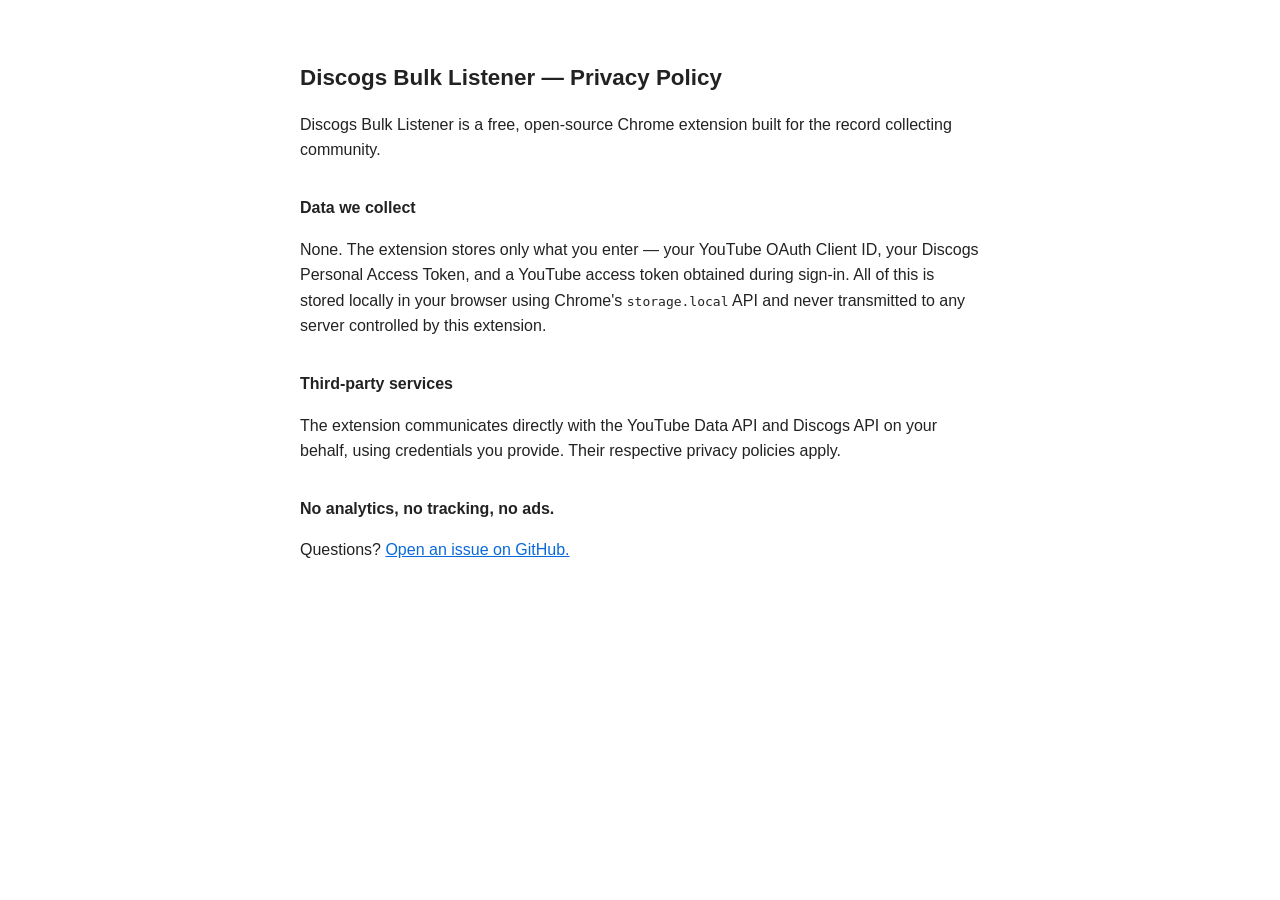
<file: docs/privacy.html>
<!DOCTYPE html>
<html lang="en">
<head>
  <meta charset="UTF-8">
  <meta name="viewport" content="width=device-width, initial-scale=1.0">
  <title>Privacy Policy — Discogs Bulk Listener</title>
  <style>
    body { font-family: -apple-system, BlinkMacSystemFont, "Segoe UI", sans-serif; max-width: 680px; margin: 60px auto; padding: 0 24px; color: #222; line-height: 1.6; }
    h1 { font-size: 1.4rem; }
    h2 { font-size: 1rem; margin-top: 2em; }
    a { color: #0969da; }
  </style>
</head>
<body>
  <h1>Discogs Bulk Listener — Privacy Policy</h1>
  <p>Discogs Bulk Listener is a free, open-source Chrome extension built for the record collecting community.</p>

  <h2>Data we collect</h2>
  <p>None. The extension stores only what you enter — your YouTube OAuth Client ID, your Discogs Personal Access Token, and a YouTube access token obtained during sign-in. All of this is stored locally in your browser using Chrome's <code>storage.local</code> API and never transmitted to any server controlled by this extension.</p>

  <h2>Third-party services</h2>
  <p>The extension communicates directly with the YouTube Data API and Discogs API on your behalf, using credentials you provide. Their respective privacy policies apply.</p>

  <h2>No analytics, no tracking, no ads.</h2>

  <p>Questions? <a href="https://github.com/wills-htp/discogs-bulk-listener/issues">Open an issue on GitHub.</a></p>
</body>
</html>
</file>
<file: popup.css>
* {
  margin: 0;
  padding: 0;
  box-sizing: border-box;
}

body {
  width: 360px;
  font-family: 'Helvetica Neue', Helvetica, Arial, sans-serif;
  background: #c8cacc;
  color: #1a1a1a;
  -webkit-font-smoothing: antialiased;
}

/* ─── TAGLINE ─── */
.tagline {
  font-size: 12px;
  color: #1a1c1e;
  font-weight: 700;
  text-align: center;
  padding: 8px 20px 10px;
  line-height: 1.5;
  border-top: 1px solid #aaaaac;
  background: linear-gradient(180deg, #c0c2c4 0%, #b8babc 100%);
}

/* ─── HEADER ─── */
.header {
  background: linear-gradient(180deg, #b8bbbe 0%, #a8aaac 100%);
  padding: 12px 16px;
  display: flex;
  align-items: center;
  justify-content: space-between;
  border-bottom: 1px solid #8a8c8e;
  box-shadow: inset 0 1px 0 rgba(255,255,255,0.35);
}

.wordmark {
  display: flex;
  flex-direction: column;
  gap: 1px;
}

.brand {
  font-size: 13px;
  font-weight: 500;
  letter-spacing: 5px;
  text-transform: uppercase;
  color: #1a1a1a;
}

.model {
  font-size: 8px;
  font-weight: 500;
  letter-spacing: 3px;
  text-transform: uppercase;
  color: #5a5c5e;
}

/* ─── BUY RECORDS STICKER ─── */
.buy-sticker {
  width: 52px;
  height: 52px;
  border-radius: 50%;
  background: #f5d800;
  border: 1.5px solid #c8a800;
  box-shadow:
    inset 0 1px 0 rgba(255,255,255,0.5),
    0 2px 6px rgba(0,0,0,0.25),
    0 1px 2px rgba(0,0,0,0.15);
  display: flex;
  flex-direction: column;
  align-items: center;
  justify-content: center;
  transform: rotate(5deg);
  flex-shrink: 0;
  gap: 3px;
}

.sticker-buy {
  font-family: 'Helvetica Neue', Helvetica, Arial, sans-serif;
  font-size: 14px;
  font-weight: 900;
  letter-spacing: 0.5px;
  text-transform: uppercase;
  color: #111;
  line-height: 1;
}

.sticker-rule {
  width: 28px;
  height: 1px;
  background: #111;
}

.sticker-records {
  font-family: 'Helvetica Neue', Helvetica, Arial, sans-serif;
  font-size: 6px;
  font-weight: 700;
  letter-spacing: 1px;
  text-transform: uppercase;
  color: #111;
  line-height: 1;
}

/* Strobe dots */
.strobe {
  display: flex;
  gap: 3px;
  align-items: center;
}

.strobe-dot {
  width: 4px;
  height: 4px;
  border-radius: 50%;
  background: #8a8c8e;
}

.strobe-dot.lit {
  background: #1a1a1a;
  box-shadow: 0 0 2px rgba(0,0,0,0.3);
}

/* ─── LAYOUT ─── */
.container {
  position: relative;
}

.screen {
  padding: 18px 16px 4px;
}

.screen.hidden,
.view.hidden,
.setup-step.hidden {
  display: none;
}

/* ─── TYPOGRAPHY UTILITIES ─── */
.panel-label {
  font-size: 8px;
  font-weight: 700;
  letter-spacing: 3px;
  text-transform: uppercase;
  color: #5a5c5e;
  margin-bottom: 14px;
}

.dim-text {
  font-size: 12px;
  font-weight: 500;
  color: #4a4c4e;
  line-height: 1.5;
  margin-bottom: 14px;
}

/* ─── PAGE TYPE BADGES ─── */
.page-type-indicator {
  display: flex;
  gap: 0;
  margin-bottom: 18px;
  border: 1px solid #9a9c9e;
  border-radius: 3px;
  overflow: hidden;
  box-shadow: inset 0 1px 2px rgba(0,0,0,0.1);
}

.page-type-badge {
  flex: 1;
  text-align: center;
  padding: 7px 0;
  font-size: 9px;
  font-weight: 700;
  letter-spacing: 2px;
  text-transform: uppercase;
  color: #6a6c6e;
  background: linear-gradient(180deg, #c0c2c4 0%, #b8babc 100%);
  border-right: 1px solid #9a9c9e;
  cursor: default;
  transition: color 0.15s, background 0.15s;
}

.page-type-badge:last-child {
  border-right: none;
}

.page-type-badge.active {
  color: #1a1a1a;
  background: linear-gradient(180deg, #d0d2d4 0%, #c4c6c8 100%);
  box-shadow: inset 0 1px 0 rgba(255,255,255,0.3);
}

/* ─── STATUS MESSAGE ─── */
.status-message {
  text-align: center;
  margin-bottom: 16px;
}

.status-message p {
  font-size: 12px;
  font-weight: 400;
  color: #4a4c4e;
  line-height: 1.5;
}

.pagination-info {
  font-size: 11px;
  font-weight: 500;
  color: #4a4c4e;
  letter-spacing: 1px;
  margin-top: 6px;
}

.pagination-info.hidden {
  display: none;
}

/* ─── PAGINATION OPTIONS ─── */
.pagination-options {
  background: linear-gradient(180deg, #bec0c2 0%, #b8babc 100%);
  border: 1px solid #9a9c9e;
  border-radius: 3px;
  padding: 4px;
  margin-bottom: 14px;
  box-shadow: inset 0 1px 2px rgba(0,0,0,0.08);
}

.pagination-options.hidden {
  display: none;
}

.radio-option {
  display: flex;
  align-items: center;
  padding: 9px 10px;
  cursor: pointer;
  border-radius: 2px;
  transition: background 0.15s;
  gap: 10px;
}

.radio-option:hover {
  background: rgba(255,255,255,0.2);
}

.radio-option input[type="radio"] {
  accent-color: #1a1a1a;
  cursor: pointer;
  flex-shrink: 0;
}

.radio-option span {
  font-size: 12px;
  font-weight: 500;
  color: #2a2c2e;
  line-height: 1.4;
}

.radio-option span strong {
  color: #1a1a1a;
  font-weight: 700;
}

/* ─── START / STOP BUTTON ─── */
/*
 * Mirrors the dark rubber START/STOP key on the silver SL-1200 body:
 * a wide dark key standing proud of the aluminium surface, with a
 * green LED indicator set into a housing on the left side.
 */
.startstop-wrap {
  margin: 4px 0 6px;
}

.btn-startstop {
  width: 100%;
  height: 54px;
  display: flex;
  align-items: center;
  gap: 0;
  padding: 0;
  border: none;
  border-radius: 4px;
  cursor: not-allowed;
  background: transparent;
  position: relative;
  overflow: hidden;
}

/* The button surface — raised silver aluminium key, same material as the chassis */
.btn-startstop::before {
  content: '';
  position: absolute;
  inset: 0;
  background: linear-gradient(180deg,
    #dcdee0 0%,
    #ccced0 35%,
    #c2c4c6 65%,
    #b8babc 100%
  );
  border-radius: 4px;
  border: 1px solid #8a8c8e;
  border-top-color: #e8eaec;
  box-shadow:
    inset 0 1px 0 rgba(255,255,255,0.6),
    inset 0 -1px 0 rgba(0,0,0,0.12),
    0 3px 8px rgba(0,0,0,0.2),
    0 1px 2px rgba(0,0,0,0.15);
}

.btn-startstop:not(:disabled):hover::before {
  background: linear-gradient(180deg,
    #e4e6e8 0%,
    #d4d6d8 35%,
    #cacccf 65%,
    #c0c2c4 100%
  );
}

.btn-startstop:not(:disabled):active::before {
  background: linear-gradient(180deg,
    #b8babc 0%,
    #c4c6c8 100%
  );
  box-shadow:
    inset 0 3px 6px rgba(0,0,0,0.18),
    0 1px 2px rgba(0,0,0,0.1);
}

/* LED housing */
.ss-led-housing {
  position: relative;
  z-index: 1;
  width: 54px;
  height: 100%;
  display: flex;
  align-items: center;
  justify-content: center;
  flex-shrink: 0;
  border-right: 1px solid rgba(0,0,0,0.12);
}

/* The LED */
.ss-led {
  width: 10px;
  height: 10px;
  border-radius: 50%;
  background: #9a9c9e;
  border: 1px solid #7a7c7e;
  box-shadow: inset 0 1px 2px rgba(0,0,0,0.3);
  transition: background 0.2s, box-shadow 0.2s;
}

/* Label text */
.ss-label {
  position: relative;
  z-index: 1;
  flex: 1;
  text-align: center;
  font-size: 11px;
  font-weight: 600;
  letter-spacing: 4px;
  text-transform: uppercase;
  color: #7a7c7e;
  padding-right: 54px;
  transition: color 0.2s;
}

/* Enabled — LED glows green, label goes dark and crisp */
.btn-startstop:not(:disabled) .ss-led {
  background: #00c853;
  border-color: #00a844;
  box-shadow:
    inset 0 1px 1px rgba(255,255,255,0.4),
    0 0 6px rgba(0,200,80,0.7),
    0 0 14px rgba(0,200,80,0.3);
}

.btn-startstop:not(:disabled) .ss-label {
  color: #1a1a1a;
}

.btn-startstop:not(:disabled) {
  cursor: pointer;
}

/* ─── PROGRESS PITCH TRACK ─── */
.progress-info {
  margin: 4px 0 18px;
}

.progress-text {
  display: flex;
  justify-content: space-between;
  margin-bottom: 8px;
  font-size: 11px;
  font-weight: 600;
  letter-spacing: 1px;
  color: #3a3c3e;
}

.pitch-track {
  width: 100%;
  height: 32px;
  background: linear-gradient(180deg, #adb0b3 0%, #b5b8bb 100%);
  border: 1px solid #8a8c8e;
  border-radius: 2px;
  position: relative;
  overflow: hidden;
  box-shadow: inset 0 2px 4px rgba(0,0,0,0.15);
}

.pitch-ticks {
  position: absolute;
  inset: 0;
  display: flex;
  align-items: center;
  pointer-events: none;
}

.pitch-ticks span {
  flex: 1;
  height: 100%;
  border-right: 1px solid rgba(0,0,0,0.08);
}

.pitch-ticks span:nth-child(5n) {
  border-right-color: rgba(0,0,0,0.15);
}

.progress-fill {
  position: absolute;
  left: 0;
  top: 0;
  bottom: 0;
  width: 0%;
  background: rgba(0,0,0,0.12);
  transition: width 0.4s ease;
}

/* White fader cursor — the pitch slider */
.pitch-cursor {
  position: absolute;
  top: 0;
  bottom: 0;
  left: 0%;
  width: 3px;
  background: linear-gradient(180deg, #ffffff 0%, #e0e0e0 100%);
  box-shadow: 0 0 4px rgba(0,0,0,0.3), 1px 0 2px rgba(0,0,0,0.15);
  border-radius: 1px;
  transition: left 0.4s ease;
}

/* ─── STATS ─── */
.stats {
  display: grid;
  grid-template-columns: repeat(3, 1fr);
  gap: 8px;
  margin-bottom: 16px;
}

.stat {
  background: linear-gradient(180deg, #c4c6c8 0%, #bcbec0 100%);
  border: 1px solid #9a9c9e;
  border-radius: 2px;
  padding: 10px 8px 8px;
  text-align: center;
  box-shadow: inset 0 1px 0 rgba(255,255,255,0.25), 0 1px 2px rgba(0,0,0,0.1);
}

.stat-label {
  display: block;
  font-size: 7px;
  font-weight: 700;
  letter-spacing: 2px;
  text-transform: uppercase;
  color: #5a5c5e;
  margin-bottom: 5px;
}

.stat-number {
  display: block;
  font-size: 22px;
  font-weight: 500;
  color: #1a1a1a;
  letter-spacing: -0.5px;
  line-height: 1;
}

/* ─── COMPLETION ─── */
.power-led-large {
  width: 16px;
  height: 16px;
  border-radius: 50%;
  background: #00c853;
  box-shadow: 0 0 8px rgba(0,200,80,0.6), 0 0 20px rgba(0,200,80,0.2);
  margin: 10px auto 14px;
}

.error-led-large {
  width: 16px;
  height: 16px;
  border-radius: 50%;
  background: #cc2222;
  box-shadow: 0 0 8px rgba(200,30,30,0.6), 0 0 20px rgba(200,30,30,0.2);
  margin: 10px auto 14px;
}

.completion-stats {
  display: flex;
  gap: 32px;
  justify-content: center;
  margin: 0 0 24px;
}

.stat-large {
  text-align: center;
}

.stat-large .stat-number {
  display: block;
  font-size: 42px;
  font-weight: 300;
  color: #1a1a1a;
  letter-spacing: -2px;
  line-height: 1;
  margin-bottom: 6px;
}

.stat-large .stat-label {
  font-size: 7px;
  font-weight: 700;
  letter-spacing: 3px;
  text-transform: uppercase;
  color: #5a5c5e;
}

.secondary-actions {
  display: flex;
  justify-content: center;
  gap: 4px;
  margin-top: 4px;
}

/* ─── BUTTONS ─── */
.btn {
  width: 100%;
  padding: 12px 20px;
  border-radius: 3px;
  font-family: 'Helvetica Neue', Helvetica, Arial, sans-serif;
  font-size: 10px;
  font-weight: 500;
  letter-spacing: 3px;
  text-transform: uppercase;
  cursor: pointer;
  transition: all 0.15s;
  margin-top: 8px;
  border: none;
}

.btn:disabled {
  opacity: 0.4;
  cursor: not-allowed;
}

/* Primary — dark charcoal key on silver, like the Technics pitch reset button */
.btn-primary {
  background: linear-gradient(180deg, #2e2e2e 0%, #1e1e1e 100%);
  color: #c8c8c8;
  border: 1px solid #111;
  border-top-color: #3a3a3a;
  box-shadow:
    inset 0 1px 0 rgba(255,255,255,0.07),
    0 2px 5px rgba(0,0,0,0.3),
    0 1px 2px rgba(0,0,0,0.2);
}

.btn-primary:hover:not(:disabled) {
  background: linear-gradient(180deg, #383838 0%, #282828 100%);
}

.btn-primary:active:not(:disabled) {
  background: linear-gradient(180deg, #181818 0%, #222 100%);
  box-shadow: inset 0 2px 4px rgba(0,0,0,0.4), 0 1px 2px rgba(0,0,0,0.2);
}

.btn-large {
  padding: 15px 20px;
  font-size: 11px;
}

/* Ghost — recessed panel button */
.btn-ghost {
  background: linear-gradient(180deg, #bec0c2 0%, #b6b8ba 100%);
  color: #4a4c4e;
  border: 1px solid #8a8c8e;
  box-shadow: inset 0 1px 0 rgba(255,255,255,0.2), 0 1px 2px rgba(0,0,0,0.1);
}

.btn-ghost:hover:not(:disabled) {
  background: linear-gradient(180deg, #c4c6c8 0%, #bcbec0 100%);
  color: #2a2c2e;
}

/* Text — no border */
.btn-text {
  background: transparent;
  color: #5a5c5e;
  border: none;
  padding: 8px 12px;
  font-size: 9px;
  width: auto;
  margin-top: 4px;
}

.btn-text:hover {
  color: #1a1a1a;
}

/* ─── FOOTER ─── */
.footer {
  display: flex;
  justify-content: space-between;
  gap: 8px;
  padding: 12px 0 4px;
  margin-top: 10px;
  border-top: 1px solid #9a9c9e;
}

.settings-link {
  flex: 1;
  background: linear-gradient(180deg, #d0d2d4 0%, #c2c4c6 100%);
  border: 1px solid #8a8c8e;
  border-bottom-color: #7a7c7e;
  color: #1a1a1a;
  cursor: pointer;
  font-family: 'Helvetica Neue', Helvetica, Arial, sans-serif;
  font-size: 9px;
  font-weight: 700;
  letter-spacing: 3px;
  text-transform: uppercase;
  padding: 9px 0;
  border-radius: 3px;
  text-align: center;
  box-shadow: inset 0 1px 0 rgba(255,255,255,0.4), 0 1px 3px rgba(0,0,0,0.15);
  transition: background 0.15s, color 0.15s;
}

.settings-link:hover {
  background: linear-gradient(180deg, #dadcde 0%, #cacccf 100%);
}

.settings-link:active {
  background: linear-gradient(180deg, #babcbe 0%, #c4c6c8 100%);
  box-shadow: inset 0 2px 4px rgba(0,0,0,0.12);
}

/* ─── SETTINGS SCREEN ─── */
.account-section {
  margin-bottom: 20px;
  padding: 14px;
  background: linear-gradient(180deg, #c4c6c8 0%, #bcbec0 100%);
  border: 1px solid #9a9c9e;
  border-radius: 3px;
  box-shadow: inset 0 1px 0 rgba(255,255,255,0.25), 0 1px 2px rgba(0,0,0,0.08);
}

.account-status {
  display: flex;
  justify-content: space-between;
  align-items: center;
  margin-bottom: 10px;
}

.account-label {
  font-size: 10px;
  font-weight: 700;
  letter-spacing: 2px;
  text-transform: uppercase;
  color: #2a2c2e;
}

.status-badge {
  font-size: 9px;
  letter-spacing: 1px;
  padding: 3px 8px;
  border-radius: 2px;
  background: rgba(0,0,0,0.08);
  color: #8a8c8e;
  border: 1px solid #9a9c9e;
  text-transform: uppercase;
}

.status-badge.connected {
  background: rgba(0,180,60,0.1);
  color: #007830;
  border-color: rgba(0,180,60,0.3);
}

.token-input {
  width: 100%;
  padding: 9px 10px;
  background: rgba(0,0,0,0.08);
  border: 1px solid #9a9c9e;
  border-radius: 2px;
  font-family: 'Courier New', monospace;
  font-size: 11px;
  color: #2a2c2e;
  margin-bottom: 8px;
  outline: none;
  transition: border-color 0.15s, background 0.15s;
  box-shadow: inset 0 1px 3px rgba(0,0,0,0.1);
}

.token-input::placeholder {
  color: #9a9c9e;
}

.token-input:focus {
  border-color: #4a4c4e;
  background: rgba(0,0,0,0.05);
}

.help-link {
  display: inline-block;
  margin-top: 6px;
  font-size: 9px;
  letter-spacing: 1px;
  color: #7a7c7e;
  text-decoration: none;
  text-transform: uppercase;
}

.help-link:hover {
  color: #1a1a1a;
}

/* ─── SETUP WIZARD ─── */
.setup-header {
  margin-bottom: 20px;
}

.setup-step-title {
  font-size: 12px;
  font-weight: 700;
  letter-spacing: 2px;
  text-transform: uppercase;
  color: #1a1a1a;
  margin-bottom: 8px;
}

.step-indicator {
  display: flex;
  align-items: center;
  justify-content: center;
  margin-bottom: 22px;
  gap: 6px;
}

.step-dot {
  width: 24px;
  height: 24px;
  border-radius: 50%;
  background: linear-gradient(180deg, #c4c6c8 0%, #b8babc 100%);
  border: 1px solid #9a9c9e;
  color: #9a9c9e;
  font-size: 10px;
  font-weight: 500;
  display: flex;
  align-items: center;
  justify-content: center;
  box-shadow: inset 0 1px 0 rgba(255,255,255,0.25);
  transition: all 0.2s;
}

.step-dot.active {
  background: linear-gradient(180deg, #2e2e2e 0%, #1e1e1e 100%);
  border-color: #111;
  color: #c8c8c8;
  box-shadow: inset 0 1px 0 rgba(255,255,255,0.07), 0 2px 4px rgba(0,0,0,0.2);
}

.step-line {
  flex: 1;
  height: 1px;
  background: #9a9c9e;
  max-width: 32px;
}

.setup-instructions {
  font-size: 12px;
  color: #5a5c5e;
  padding-left: 16px;
  margin-bottom: 14px;
  line-height: 2;
}

.setup-instructions a {
  color: #3a3c3e;
  text-decoration: none;
}

.setup-instructions a:hover {
  color: #1a1a1a;
}

.setup-instructions strong {
  color: #3a3c3e;
}

.redirect-uri-row {
  display: flex;
  align-items: center;
  gap: 6px;
  margin-top: 4px;
}

.redirect-uri-row code {
  font-family: monospace;
  font-size: 10px;
  background: #d8dadc;
  border-radius: 3px;
  padding: 2px 5px;
  color: #2a2c2e;
  word-break: break-all;
  flex: 1;
  user-select: all;
}

.btn-copy-uri {
  font-size: 10px;
  padding: 2px 7px;
  background: #b8bbbe;
  border: 1px solid #9a9c9e;
  border-radius: 3px;
  cursor: pointer;
  color: #3a3c3e;
  flex-shrink: 0;
  line-height: 1.6;
}

/* ─── ERROR ─── */
.error-text {
  font-size: 12px;
  color: #4a4c4e;
  line-height: 1.7;
  white-space: pre-line;
  background: rgba(0,0,0,0.06);
  padding: 12px;
  border-radius: 2px;
  border-left: 2px solid #cc2222;
  margin-bottom: 14px;
  box-shadow: inset 0 1px 3px rgba(0,0,0,0.08);
}

/* ─── ANIMATION ─── */
@keyframes flashGreen {
  0%, 100% { color: #2a7a2a; opacity: 1; }
  50% { opacity: 0.2; }
}

.panel-label.building {
  color: #2a7a2a;
  font-size: 10px;
  animation: flashGreen 0.8s ease-in-out infinite;
}

@keyframes fadeIn {
  from { opacity: 0; transform: translateY(5px); }
  to   { opacity: 1; transform: translateY(0); }
}

.view {
  animation: fadeIn 0.2s ease;
}

/* ─── TIME ESTIMATE ─── */
.time-estimate {
  text-align: center;
  font-size: 10px;
  font-weight: 500;
  color: #6a6c6e;
  margin-top: 6px;
  line-height: 1.5;
  padding: 0 8px;
}

/* ─── QUOTA REMAINING ─── */
.quota-remaining {
  text-align: center;
  font-size: 10px;
  font-weight: 600;
  letter-spacing: 1.5px;
  text-transform: uppercase;
  color: #5a5c5e;
  margin-top: 8px;
}
.quota-remaining.low {
  color: #c04000;
}
.quota-remaining.auth-warning {
  color: #c04000;
}
</file>
<file: setup.css>
* {
  box-sizing: border-box;
  margin: 0;
  padding: 0;
}

body {
  font-family: -apple-system, BlinkMacSystemFont, 'Segoe UI', sans-serif;
  background: #ebebeb;
  color: #2a2c2e;
  line-height: 1.6;
}

.setup-page {
  max-width: 800px;
  margin: 0 auto;
  padding-bottom: 80px;
}

/* ── Header ── */
.setup-header {
  background: linear-gradient(180deg, #b8bbbe 0%, #a8aaac 100%);
  padding: 16px 32px;
  display: flex;
  align-items: center;
  justify-content: space-between;
  border-bottom: 2px solid #909294;
  position: sticky;
  top: 0;
  z-index: 100;
  box-shadow: 0 2px 8px rgba(0,0,0,0.15);
}

.brand-name {
  font-size: 15px;
  font-weight: 700;
  letter-spacing: 0.3px;
  color: #1a1c1e;
  display: block;
}

.brand-sub {
  font-size: 10px;
  color: #4a4c4e;
  text-transform: uppercase;
  letter-spacing: 1.5px;
  display: block;
  margin-top: 2px;
}

.setup-progress {
  display: flex;
  gap: 6px;
}

.progress-item {
  font-size: 11px;
  padding: 4px 10px;
  border-radius: 10px;
  background: rgba(0,0,0,0.12);
  color: #4a4c4e;
  font-weight: 500;
}

.progress-item.done {
  background: #2d7a2d;
  color: white;
}

/* ── Content ── */
.setup-content {
  padding: 32px;
}

/* ── Intro ── */
.setup-intro {
  background: white;
  border-radius: 8px;
  padding: 24px 28px;
  margin-bottom: 36px;
  border: 1px solid #d0d0d0;
  box-shadow: 0 1px 4px rgba(0,0,0,0.06);
}

.setup-intro p {
  font-size: 14px;
  color: #4a4c4e;
  margin-bottom: 10px;
}

.setup-intro p:last-child { margin-bottom: 0; }

/* ── Honest note ── */
.honest-note {
  background: #f5f0e8;
  border-left: 3px solid #c8a84b;
  border-radius: 0 6px 6px 0;
  padding: 16px 20px;
  margin-top: 16px;
  font-size: 13px;
  color: #5a4a2a;
  line-height: 1.7;
}

/* ── Part ── */
.setup-part {
  margin-bottom: 48px;
}

.part-header {
  display: flex;
  align-items: center;
  gap: 12px;
  margin-bottom: 24px;
  padding-bottom: 12px;
  border-bottom: 2px solid #b0b2b4;
}

.part-badge {
  background: #1a1c1e;
  color: white;
  font-size: 10px;
  font-weight: 700;
  padding: 4px 10px;
  border-radius: 4px;
  text-transform: uppercase;
  letter-spacing: 1.5px;
}

.part-title {
  font-size: 18px;
  font-weight: 700;
  color: #1a1c1e;
}

/* ── Steps ── */
.setup-step {
  display: flex;
  gap: 20px;
  margin-bottom: 36px;
}

.step-num {
  width: 34px;
  height: 34px;
  border-radius: 50%;
  background: #c8cacc;
  border: 2px solid #909294;
  display: flex;
  align-items: center;
  justify-content: center;
  font-weight: 700;
  font-size: 14px;
  color: #1a1c1e;
  flex-shrink: 0;
  margin-top: 3px;
}

.step-num.done {
  background: #2d7a2d;
  border-color: #1d6a1d;
  color: white;
}

.step-body {
  flex: 1;
  background: white;
  border-radius: 8px;
  padding: 24px 28px;
  border: 1px solid #d0d0d0;
  box-shadow: 0 1px 4px rgba(0,0,0,0.06);
}

.step-body h3 {
  font-size: 15px;
  font-weight: 700;
  margin-bottom: 14px;
  color: #1a1c1e;
}

.step-body p {
  font-size: 13px;
  color: #4a4c4e;
  margin-bottom: 12px;
}

.step-body a {
  color: #1a73e8;
  text-decoration: none;
}

.step-body a:hover { text-decoration: underline; }

.step-body img {
  display: block;
  max-width: 100%;
  border: 1px solid #d0d0d0;
  border-radius: 6px;
  margin: 14px 0;
  box-shadow: 0 2px 10px rgba(0,0,0,0.08);
}

.step-body img.img-narrow {
  max-width: 260px;
}

.step-body code {
  font-family: monospace;
  font-size: 12px;
  background: #f0f0f0;
  padding: 1px 5px;
  border-radius: 3px;
}

/* ── Redirect URI callout ── */
.redirect-callout {
  background: #fffbe6;
  border: 1px solid #e8c800;
  border-left: 4px solid #e8c800;
  border-radius: 0 6px 6px 0;
  padding: 16px 18px;
  margin: 18px 0;
}

.callout-label {
  font-size: 10px;
  font-weight: 700;
  text-transform: uppercase;
  letter-spacing: 1.5px;
  color: #7a6000;
  margin-bottom: 8px;
}

.redirect-callout p {
  font-size: 12px;
  color: #5a4800;
  margin-bottom: 10px;
}

.callout-uri-row {
  display: flex;
  align-items: center;
  gap: 8px;
}

.callout-uri-row code {
  font-family: monospace;
  font-size: 12px;
  background: white;
  border: 1px solid #d0b800;
  border-radius: 4px;
  padding: 7px 10px;
  flex: 1;
  user-select: all;
  word-break: break-all;
  color: #1a1c1e;
}

.btn-copy-uri {
  font-size: 12px;
  padding: 7px 14px;
  background: #f5d800;
  border: 1px solid #c8b000;
  border-radius: 4px;
  cursor: pointer;
  font-weight: 700;
  color: #2a2000;
  flex-shrink: 0;
}

.btn-copy-uri:hover { background: #e8cb00; }

/* ── Credential box ── */
.credential-box {
  background: #f5f5f5;
  border: 1px solid #d0d0d0;
  border-radius: 6px;
  padding: 18px;
  margin-top: 22px;
}

.credential-box-status {
  font-size: 12px;
  color: #2d7a2d;
  font-weight: 600;
  margin-bottom: 8px;
}

.credential-box label {
  font-size: 12px;
  font-weight: 600;
  color: #2a2c2e;
  display: block;
  margin-bottom: 8px;
}

.input-row {
  display: flex;
  gap: 8px;
}

.cred-input {
  flex: 1;
  padding: 8px 12px;
  font-size: 13px;
  font-family: monospace;
  border: 1px solid #b8babc;
  border-radius: 4px;
  background: white;
}

.cred-input:focus {
  outline: none;
  border-color: #1a73e8;
  box-shadow: 0 0 0 2px rgba(26,115,232,0.15);
}

.btn-save {
  padding: 8px 20px;
  background: #1a1c1e;
  color: white;
  border: none;
  border-radius: 4px;
  font-size: 13px;
  font-weight: 600;
  cursor: pointer;
  flex-shrink: 0;
}

.btn-save:hover:not(:disabled) { background: #3a3c3e; }

.btn-save:disabled {
  background: #b8babc;
  cursor: not-allowed;
}

/* ── Status messages ── */
.status-msg {
  margin-top: 8px;
  font-size: 12px;
  padding: 6px 10px;
  border-radius: 4px;
}

.status-msg.success {
  background: #e6f4ea;
  color: #1e7e34;
  border: 1px solid #a8d5b0;
}

.status-msg.error {
  background: #fce8e6;
  color: #c5221f;
  border: 1px solid #f5b8b5;
}

.status-msg.hidden { display: none; }

/* ── Warning box ── */
.warning-box {
  background: #fff3e0;
  border: 1px solid #ffb74d;
  border-left: 4px solid #ff9800;
  border-radius: 0 6px 6px 0;
  padding: 12px 16px;
  font-size: 13px;
  color: #5a3500;
  margin-bottom: 18px;
  line-height: 1.6;
}

/* ── Connect button ── */
.btn-connect {
  padding: 12px 32px;
  background: #1a1c1e;
  color: white;
  border: none;
  border-radius: 6px;
  font-size: 14px;
  font-weight: 700;
  cursor: pointer;
  letter-spacing: 0.5px;
  display: inline-block;
}

.btn-connect:hover:not(:disabled) { background: #3a3c3e; }

.btn-connect:disabled {
  background: #b8babc;
  cursor: not-allowed;
}

/* ── Complete ── */
.setup-complete {
  background: #e6f4ea;
  border: 2px solid #2d7a2d;
  border-radius: 12px;
  padding: 48px;
  text-align: center;
  margin-top: 32px;
}

.setup-complete.hidden { display: none; }

.complete-check {
  font-size: 52px;
  color: #2d7a2d;
  margin-bottom: 16px;
  line-height: 1;
}

.setup-complete h2 {
  font-size: 22px;
  color: #1a4a1a;
  margin-bottom: 12px;
}

.setup-complete p {
  font-size: 14px;
  color: #2d5a2d;
  max-width: 440px;
  margin: 0 auto;
}
</file>
